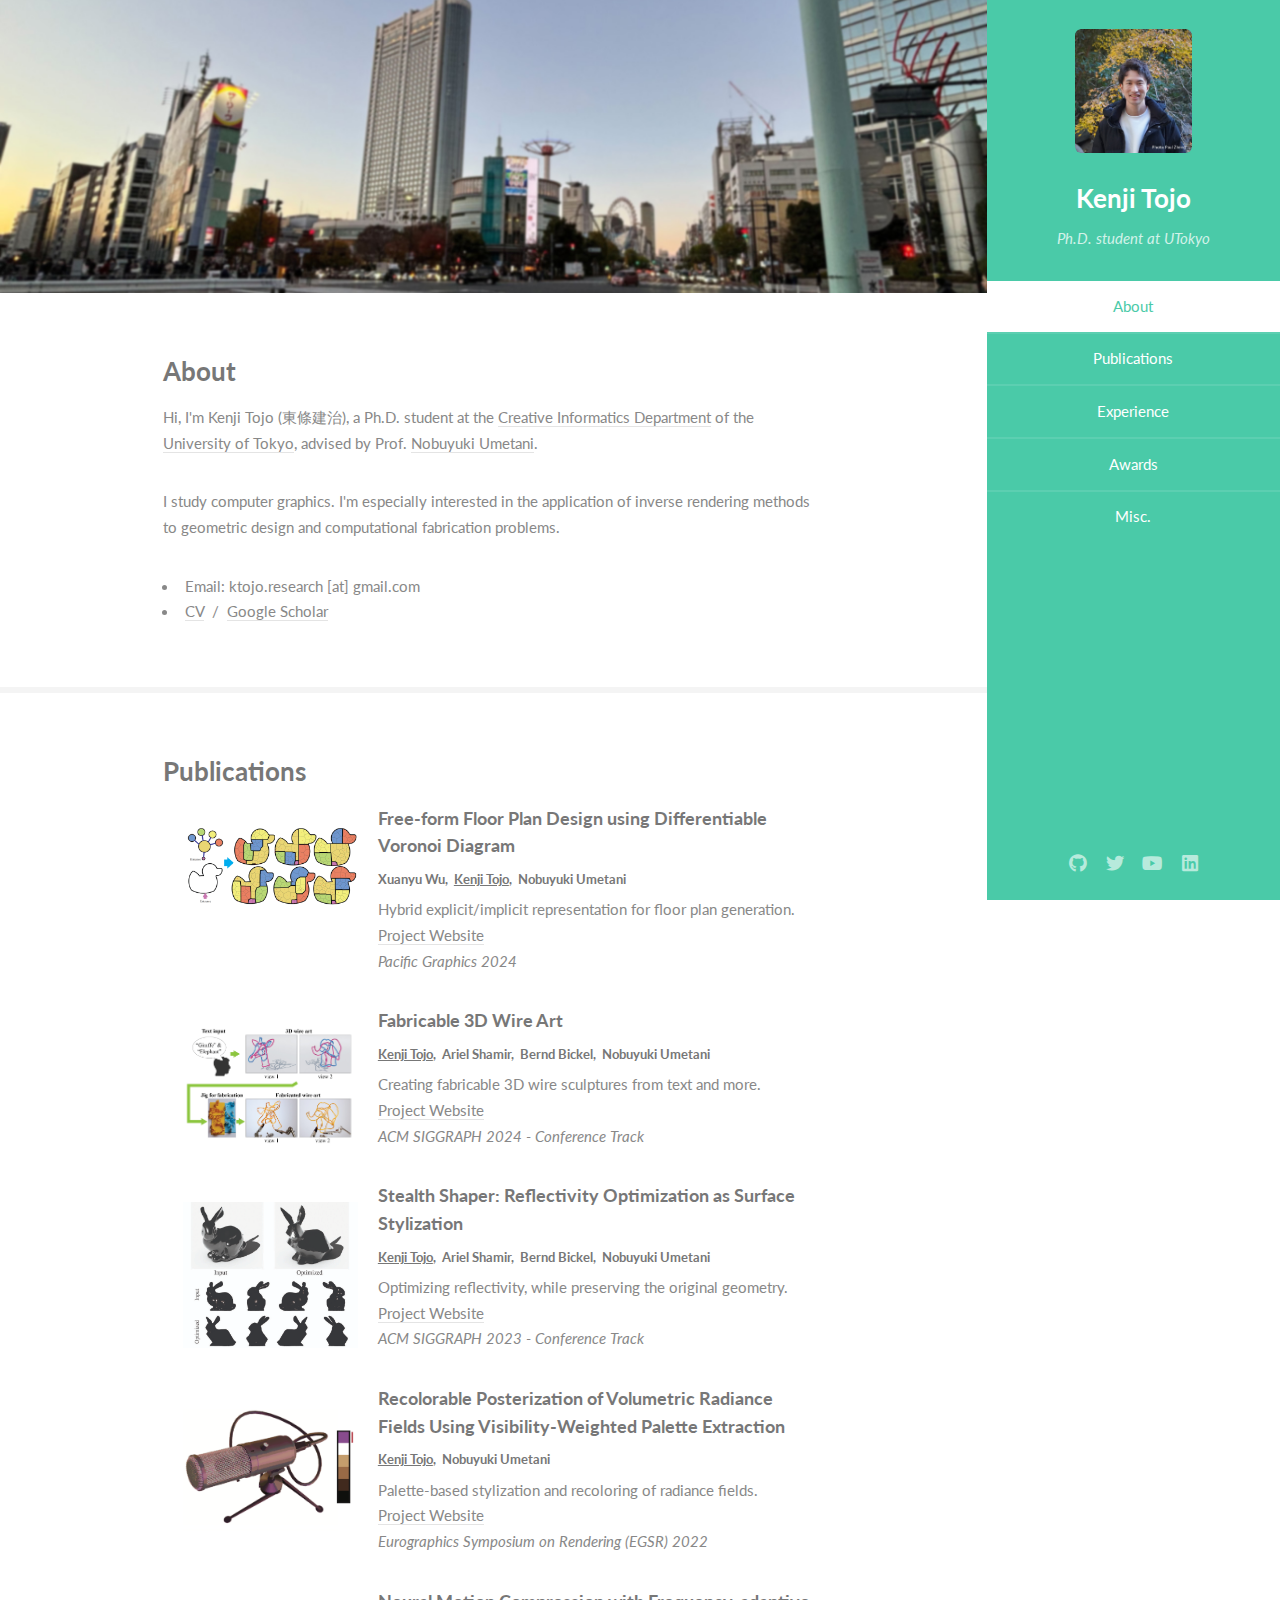
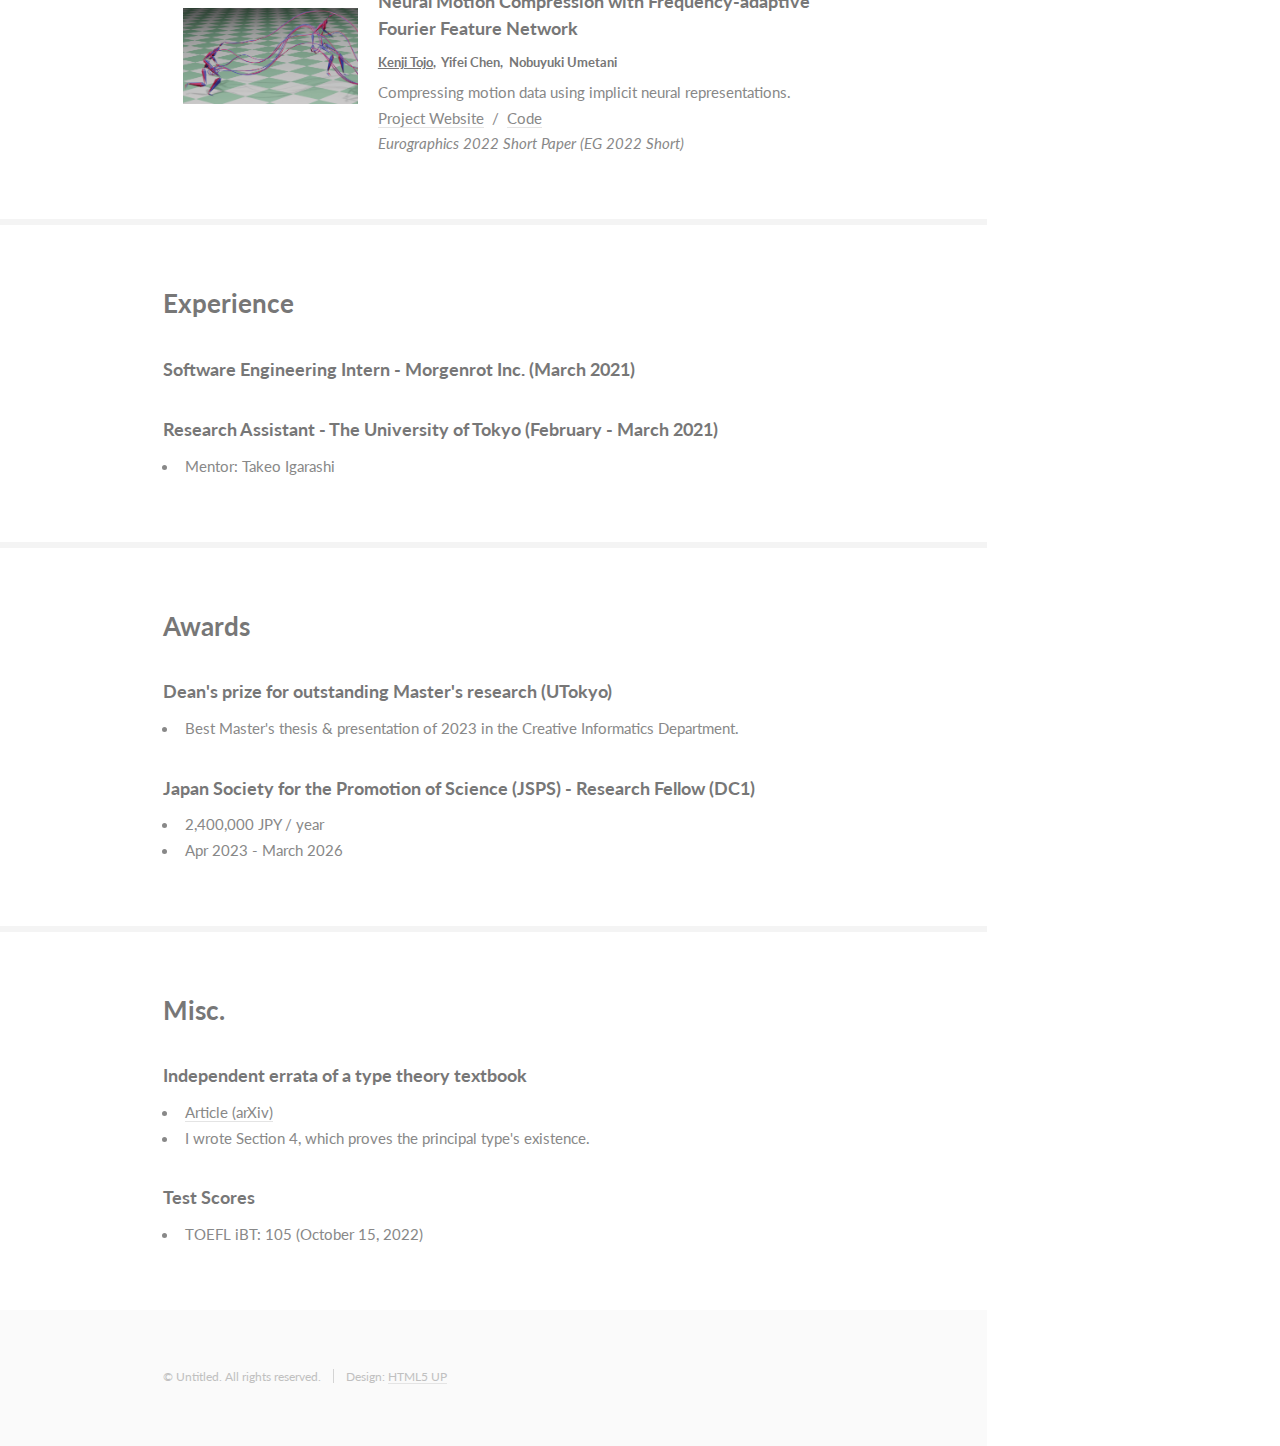
<file: index.html>
<!DOCTYPE HTML>
<!--
	Read Only by HTML5 UP
	html5up.net | @ajlkn
	Free for personal and commercial use under the CCA 3.0 license (html5up.net/license)
-->
<html lang="en">
	<head>
		<title>Kenji Tojo</title>
		<meta charset="utf-8" />
		<meta name="google-site-verification" content="qyn8E7iB4hpTMQ95b2DIG5Sh00IJIrUvFA3cLYOndxQ" />
		<meta name="viewport" content="width=device-width, initial-scale=1, user-scalable=no" />
		<meta name="keywords" content="kenji tojo, Kenji Tojo" />
		<link rel="stylesheet" href="assets/css/main.css" />
	</head>
	<body class="is-preload">

		<!-- Header -->
			<section id="header">
				<header>
					<span class="image avatar"><img src="images/avatar.jpg" alt="" /></span>
					<h1 id="logo"><a href="#">Kenji Tojo</a></h1>
					<p>Ph.D. student at UTokyo</p>
				</header>
				<nav id="nav">
					<ul>
						<li><a href="#one" class="active">About</a></li>
						<li><a href="#two">Publications</a></li>
						<li><a href="#three">Experience</a></li>
						<li><a href="#four">Awards</a></li>
						<li><a href="#five">Misc.</a></li>
					</ul>
				</nav>
				<footer>
					<ul class="icons">
						<!-- <li><a href="#" class="icon brands fa-facebook-f"><span class="label">Facebook</span></a></li>
						<li><a href="#" class="icon brands fa-instagram"><span class="label">Instagram</span></a></li> -->
						<li><a href="https://github.com/kenji-tojo" class="icon brands fa-github"><span class="label">Github</span></a></li>
						<li><a href="https://twitter.com/tojo_kenji" class="icon brands fa-twitter"><span class="label">Twitter</span></a></li>
						<li><a href="https://www.youtube.com/channel/UCkdfVARpF_Q-zJiaF85d5Ew" class="icon brands fa-youtube"><span class="label">YouTube</span></a></li>
						<li><a href="https://www.linkedin.com/in/kenji-tojo-428b8525a" class="icon brands fa-linkedin"><span class="label">YouTube</span></a></li>
					</ul>
				</footer>
			</section>

		<!-- Wrapper -->
			<div id="wrapper">

				<!-- Main -->
					<div id="main">

						<!-- One -->
							<section id="one">
								<div class="image main" data-position="center">
									<img src="images/banner.jpg" alt="" />
								</div>
								<div class="container">
                                    <h3>About</h3>
									<p>
                                        Hi, I'm Kenji Tojo (東條建治), a Ph.D. student at the <a href="https://www.i.u-tokyo.ac.jp/edu/course/ci/index_e.shtml">Creative Informatics Department</a>
                                        of the <a href="https://www.u-tokyo.ac.jp/en/index.html">University of Tokyo</a>,
                                        advised by Prof. <a href="https://cgenglab.github.io/en/authors/admin/">Nobuyuki Umetani</a>.
                                    </p>
                                    <p>
                                        I study computer graphics. I'm especially interested in the application of inverse rendering methods to geometric design and computational fabrication problems.
                                    </p>
									<ul>
									<li>Email: ktojo.research [at] gmail.com</li>
									<li><a href="./cv/KenjiTojoCV.pdf">CV</a>
                                        &nbsp;/&nbsp;
										<a href="https://scholar.google.com/citations?user=CltcNdwAAAAJ&hl=en&oi=ao">Google Scholar</a>
									</li>
									</ul>
								</div>
							</section>

						<!-- Two -->
							<section id="two">
								<div class="container">
									<h3>Publications</h3>

									<div class="portfolio">
                                        <div class="portfolio-image"><img src="images/voronoi.jpg" alt="" width="100%"/></div>
                                        <div class="portfolio-text">
                                            <h4>Free-form Floor Plan Design using Differentiable Voronoi Diagram</h4>
											<h5>Xuanyu Wu,&nbsp; <u>Kenji Tojo</u>,&nbsp; Nobuyuki Umetani</h5>

                                            <p>Hybrid explicit/implicit representation for floor plan generation.
												<br/>
                                                <a href="https://github.com/nobuyuki83/floor_plan">Project Website</a>
												<br/>
												<i>Pacific Graphics 2024</i>
                                            </p>
                                        </div>
                                    </div>

                                    <div class="portfolio">
                                        <div class="portfolio-image"><img src="images/fab3dwire.jpg" alt="" width="100%"/></div>
                                        <div class="portfolio-text">
                                            <h4>Fabricable 3D Wire Art</h4>
											<h5><u>Kenji Tojo</u>,&nbsp; Ariel Shamir,&nbsp; Bernd Bickel,&nbsp; Nobuyuki Umetani</h5>

                                            <p>Creating fabricable 3D wire sculptures from text and more.
												<br/>
                                                <a href="publications/fab3dwire/">Project Website</a>
												<br/>
												<i>ACM SIGGRAPH 2024 - Conference Track</i>
                                            </p>
                                        </div>
                                    </div>

                                    <div class="portfolio">
                                        <div class="portfolio-image"><img src="images/stealthshaper.jpg" alt="" width="100%"/></div>
                                        <div class="portfolio-text">
                                            <h4>Stealth Shaper: Reflectivity Optimization as Surface Stylization</h4>
											<h5><u>Kenji Tojo</u>,&nbsp; Ariel Shamir,&nbsp; Bernd Bickel,&nbsp; Nobuyuki Umetani</h5>

                                            <p>Optimizing reflectivity, while preserving the original geometry.
												<br/>
                                                <a href="publications/stealthshaper">Project Website</a>
												<br/>
												<i>ACM SIGGRAPH 2023 - Conference Track</i>
                                            </p>
                                        </div>
                                    </div>

                                    <div class="portfolio">
                                        <div class="portfolio-image"><img src="images/posternerf.png" alt="" width="100%"/></div>
                                        <div class="portfolio-text">
                                            <h4>Recolorable Posterization of Volumetric Radiance Fields
												Using Visibility-Weighted Palette Extraction
											</h4>
											<h5><u>Kenji Tojo</u>,&nbsp; Nobuyuki Umetani</h5>

                                            <p>Palette-based stylization and recoloring of radiance fields.
												<br/>
                                                <a href="publications/posternerf">Project Website</a>
												<br/>
												<i>Eurographics Symposium on Rendering (EGSR) 2022</i>
                                            </p>
                                        </div>
                                    </div>

                                    <div class="portfolio">
                                        <div class="portfolio-image"><img src="images/nmc.jpg" alt="" width="100%"/></div>
                                        <div class="portfolio-text">
                                            <h4>Neural Motion Compression with Frequency-adaptive Fourier Feature Network</h4>
											<h5><u>Kenji Tojo</u>,&nbsp; Yifei Chen,&nbsp; Nobuyuki Umetani</h5>

                                            <p>Compressing motion data using implicit neural representations.
												<br/>
                                                <a href="https://cgenglab.github.io/labpage/en/publication/eg22short_neuralcompression/">Project Website</a>
                                                &nbsp;/&nbsp;
                                                <a href="https://github.com/cgenglab/ffmc">Code</a>
												<br/>
												<i>Eurographics 2022 Short Paper (EG 2022 Short)</i>
                                            </p>
                                        </div>
                                    </div>
									
								</div>
							</section>

						<!-- Three -->
							<section id="three">
								<div class="container">
									<h3>Experience</h3>
                                    <p>
										<h4>Software Engineering Intern - Morgenrot Inc. (March 2021)</h4>
									</p>
                                    <p>
										<h4>Research Assistant - The University of Tokyo (February - March 2021)</h4>
										<ul>
											<li>Mentor: Takeo Igarashi</li>
										</ul>
									</p>
								</div>
							</section>

						<!-- Four -->
							<section id="four">
								<div class="container">
									<h3>Awards</h3>
									<p>
										<h4>Dean's prize for outstanding Master's research (UTokyo)</h4>
										<ul>
											<li>Best Master's thesis & presentation of 2023 in the Creative Informatics Department.</li>
										</ul>
									</p>
									<p>
										<h4>Japan Society for the Promotion of Science (JSPS) - Research Fellow (DC1)</h4>
										<ul>
											<li>2,400,000 JPY / year</li>
											<li>Apr 2023 - March 2026</li>
										</ul>
									</p>
								</div>
							</section>

						<!-- Five -->
							<section id="five">
								<div class="container">
									<h3>Misc.</h3>
									<p>
										<h4>Independent errata of a type theory textbook</h4>
										<ul>
											<li><a href="https://arxiv.org/abs/2009.03486">Article (arXiv)</a></li>
											<li>I wrote Section 4, which proves the principal type's existence.</li>
										</ul>
									</p>
									<p>
										<h4>Test Scores</h4>
										<ul>
											<li>TOEFL iBT: 105 (October 15, 2022)</li>
										</ul>
									</p>
								</div>
							</section>

					</div>

				<!-- Footer -->
					<section id="footer">
						<div class="container">
							<ul class="copyright">
								<li>&copy; Untitled. All rights reserved.</li><li>Design: <a href="http://html5up.net">HTML5 UP</a></li>
							</ul>
						</div>
					</section>

			</div>

		<!-- Scripts -->
			<script src="assets/js/jquery.min.js"></script>
			<script src="assets/js/jquery.scrollex.min.js"></script>
			<script src="assets/js/jquery.scrolly.min.js"></script>
			<script src="assets/js/browser.min.js"></script>
			<script src="assets/js/breakpoints.min.js"></script>
			<script src="assets/js/util.js"></script>
			<script src="assets/js/main.js"></script>

	</body>
</html>
</file>
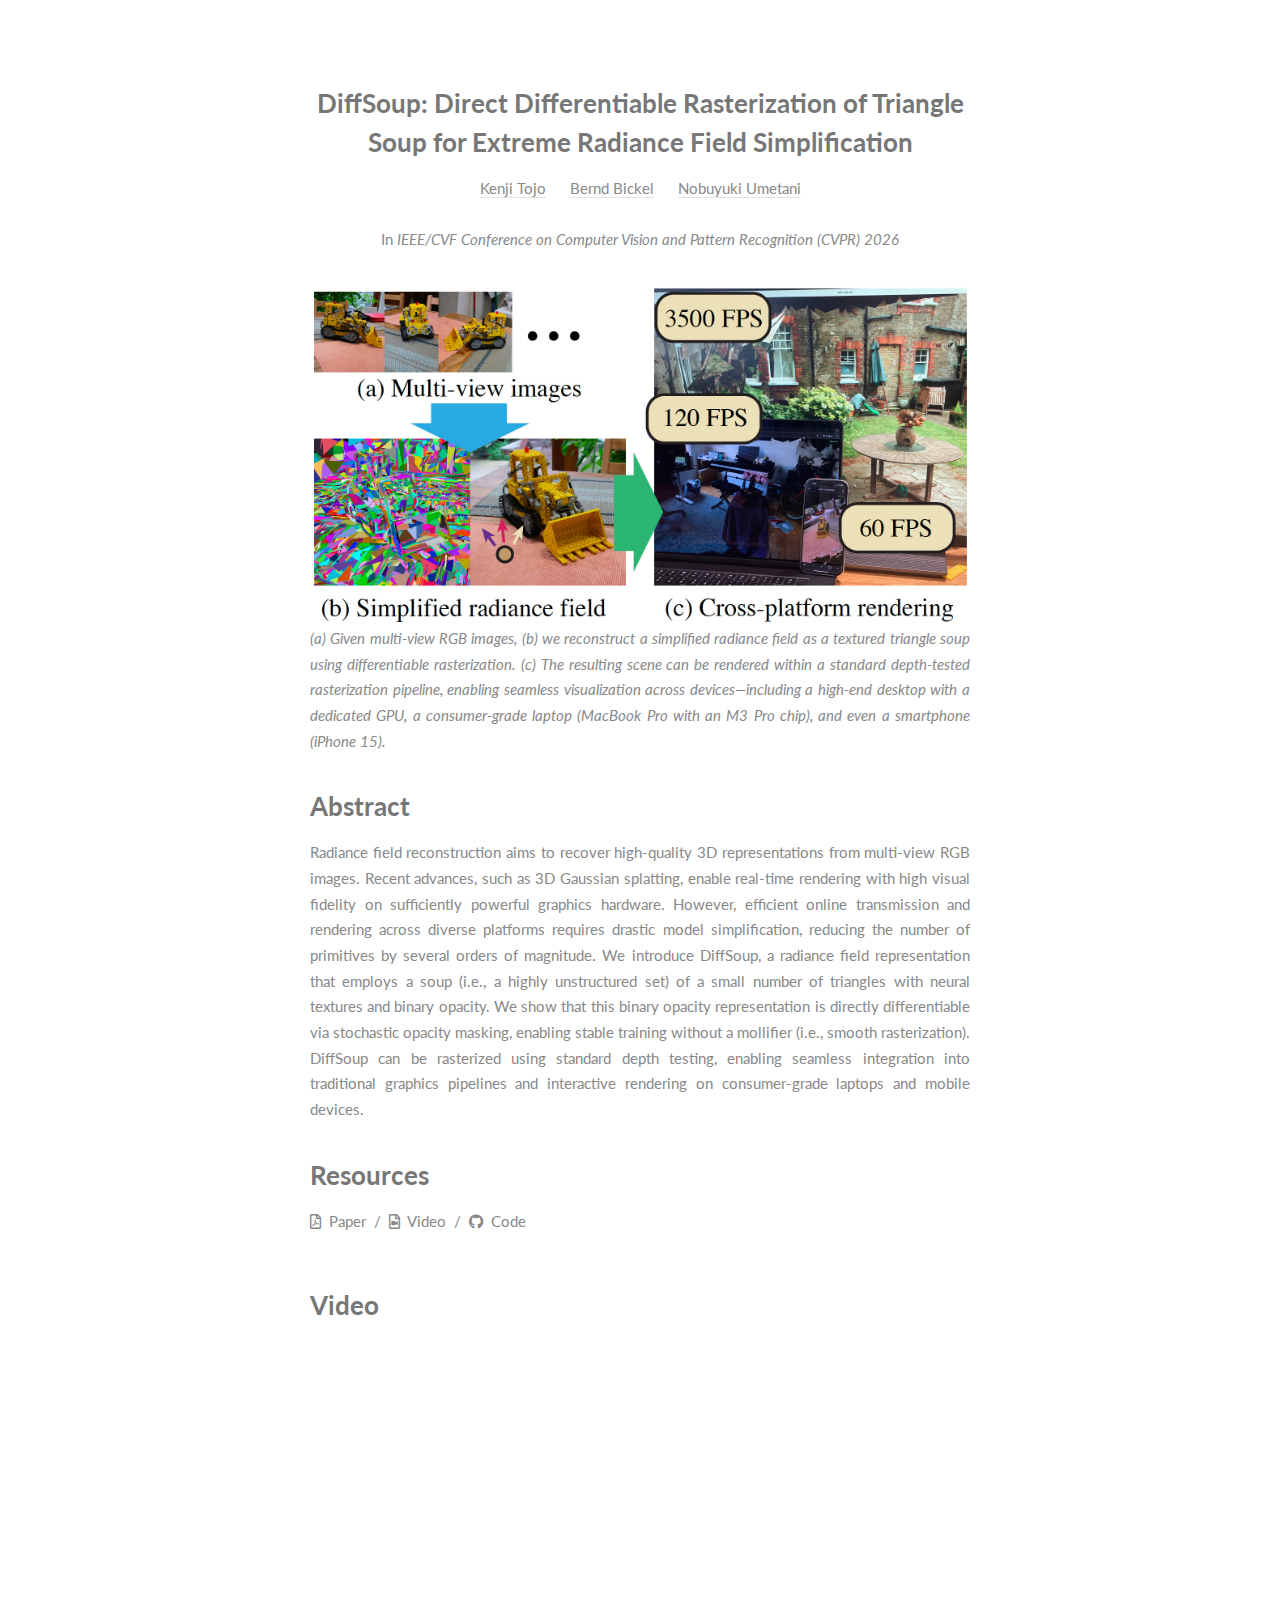
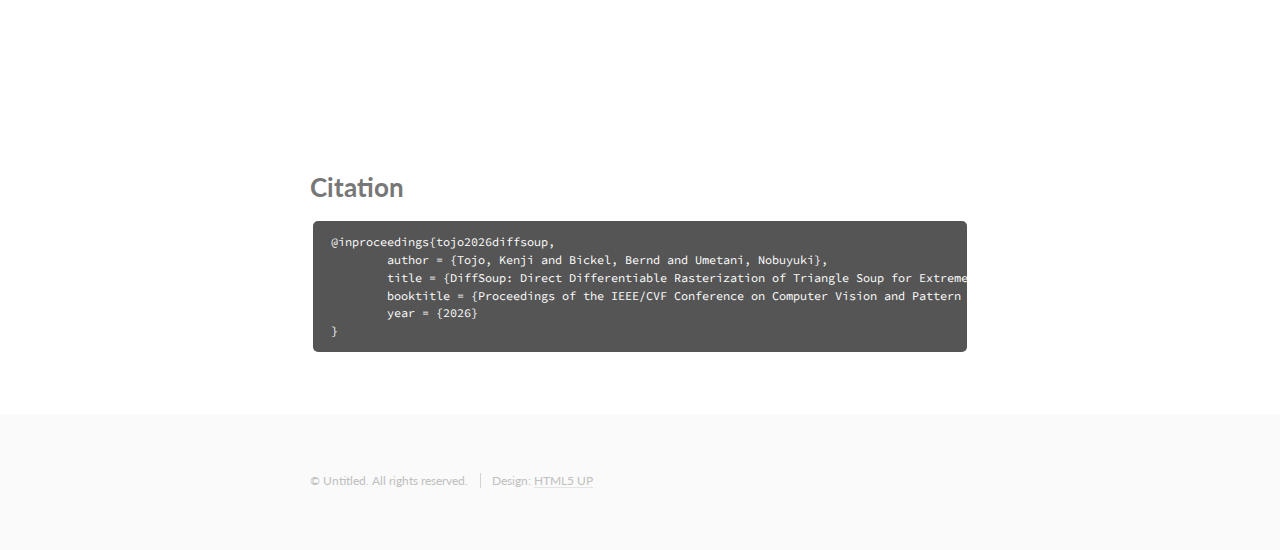
<file: publications/diffsoup/index.html>
<!DOCTYPE HTML PUBLIC "-//W3C//DTD HTML 4.01 Transitional//EN">
<!--
	Read Only by HTML5 UP
	html5up.net | @ajlkn
	Free for personal and commercial use under the CCA 3.0 license (html5up.net/license)
-->
<div id="logo" style="opacity: 0;">DiffSoup</div>
<html>
	<head>
		<title>DiffSoup</title>
		<meta charset="utf-8" />
		<meta name="viewport" content="width=device-width, initial-scale=1, user-scalable=no" />
		<meta name="keywords" content="radiance field, triangle soup, differentiable rasterization, real-time rendering" />
		<link rel="stylesheet" href="../../assets/css/main.css" />
	</head>
	<body class="is-preload">

		<!-- Wrapper -->
			<div class="project-page">

				<!-- Main -->
					<div id="main">

						<!-- One -->
							<section id="paper-content">
								<div class="container" >
                                    <div class="title-and-authors">
                                        <h3>DiffSoup: Direct Differentiable Rasterization of Triangle Soup for Extreme Radiance Field Simplification</h3>
                                        <p>
                                            <a href="../../">Kenji Tojo</a>
                                            &nbsp;&nbsp;&nbsp;&nbsp;
                                            <a href="https://berndbickel.com/about-me">Bernd Bickel</a>
                                            &nbsp;&nbsp;&nbsp;&nbsp;
                                            <a href="https://cgenglab.github.io/en/authors/admin/">Nobuyuki Umetani</a>
											<br/><br/>
											In <i>IEEE/CVF Conference on Computer Vision and Pattern Recognition (CVPR) 2026</i>
                                        </p>
                                    </div>
                                    <div data-position="center">
                                        <img src="teaser.jpg" alt="" width="100%" />
                                    </div>

									<div style="text-align:justify">
                                    <p>
									<i>
										(a) Given multi-view RGB images, (b) we reconstruct a simplified radiance field as a textured triangle soup using differentiable rasterization.
										(c) The resulting scene can be rendered within a standard depth-tested rasterization pipeline, enabling seamless visualization across devices&mdash;including a high-end desktop with a dedicated GPU, a consumer-grade laptop (MacBook Pro with an M3 Pro chip), and even a smartphone (iPhone 15).
									</i>
									</p>
									</div>

                                    <h3>Abstract</h3>
									<div style="text-align:justify">
									<p>
										Radiance field reconstruction aims to recover high-quality 3D representations from multi-view RGB images.
										Recent advances, such as 3D Gaussian splatting, enable real-time rendering with high visual fidelity on sufficiently powerful graphics hardware.
										However, efficient online transmission and rendering across diverse platforms requires drastic model simplification, reducing the number of primitives by several orders of magnitude.
										We introduce DiffSoup, a radiance field representation that employs a soup (i.e., a highly unstructured set) of a small number of triangles with neural textures and binary opacity.
										We show that this binary opacity representation is directly differentiable via stochastic opacity masking, enabling stable training without a mollifier (i.e., smooth rasterization).
										DiffSoup can be rasterized using standard depth testing, enabling seamless integration into traditional graphics pipelines and interactive rendering on consumer-grade laptops and mobile devices.
                                    </p>
									</div>

                                    <h3>Resources</h3>
									<a href="https://arxiv.org/abs/2603.27151" class="icon fa-file-pdf"> &nbsp;Paper</a>
									&nbsp;/&nbsp;
									<a href="https://drive.google.com/file/d/1AszAuCFS0FS9ZRJgYd2E5os4jsm_lgg6/view?usp=sharing" class="icon fa-file-video"> &nbsp;Video</a>
									&nbsp;/&nbsp;
									<a href="https://github.com/kenji-tojo/diffsoup" class="icon brands fa-github"> &nbsp;Code</a>
									<br>

									<br>
									<br>

                                    <h3>Video</h3>
									<div style="aspect-ratio:16/9">
									<iframe width="100%" height="100%" src="https://www.youtube.com/embed/xoogpie7Nxs?si=svP-YLtClP_4DzQA" title="YouTube video player" frameborder="0" allow="accelerometer; autoplay; clipboard-write; encrypted-media; gyroscope; picture-in-picture; web-share" referrerpolicy="strict-origin-when-cross-origin" allowfullscreen></iframe>
									</div>
									<br>

									<p>
									<h3>Citation</h3>
									<pre><code>@inproceedings{tojo2026diffsoup,
	author = {Tojo, Kenji and Bickel, Bernd and Umetani, Nobuyuki},
	title = {DiffSoup: Direct Differentiable Rasterization of Triangle Soup for Extreme Radiance Field Simplification},
	booktitle = {Proceedings of the IEEE/CVF Conference on Computer Vision and Pattern Recognition (CVPR)},
	year = {2026}
}
</code></pre>
									</p>

								</div>
							</section>

					</div>

				<!-- Footer -->
					<section id="footer">
						<div class="container">
							<ul class="copyright">
								<li>&copy; Untitled. All rights reserved.</li><li>Design: <a href="http://html5up.net">HTML5 UP</a></li>
							</ul>
						</div>
					</section>

			</div>

		<!-- Scripts -->
			<script src="../../assets/js/jquery.min.js"></script>
			<script src="../../assets/js/jquery.scrollex.min.js"></script>
			<script src="../../assets/js/jquery.scrolly.min.js"></script>
			<script src="../../assets/js/browser.min.js"></script>
			<script src="../../assets/js/breakpoints.min.js"></script>
			<script src="../../assets/js/util.js"></script>
			<script src="../../assets/js/main.js"></script>

	</body>
</html>
</file>
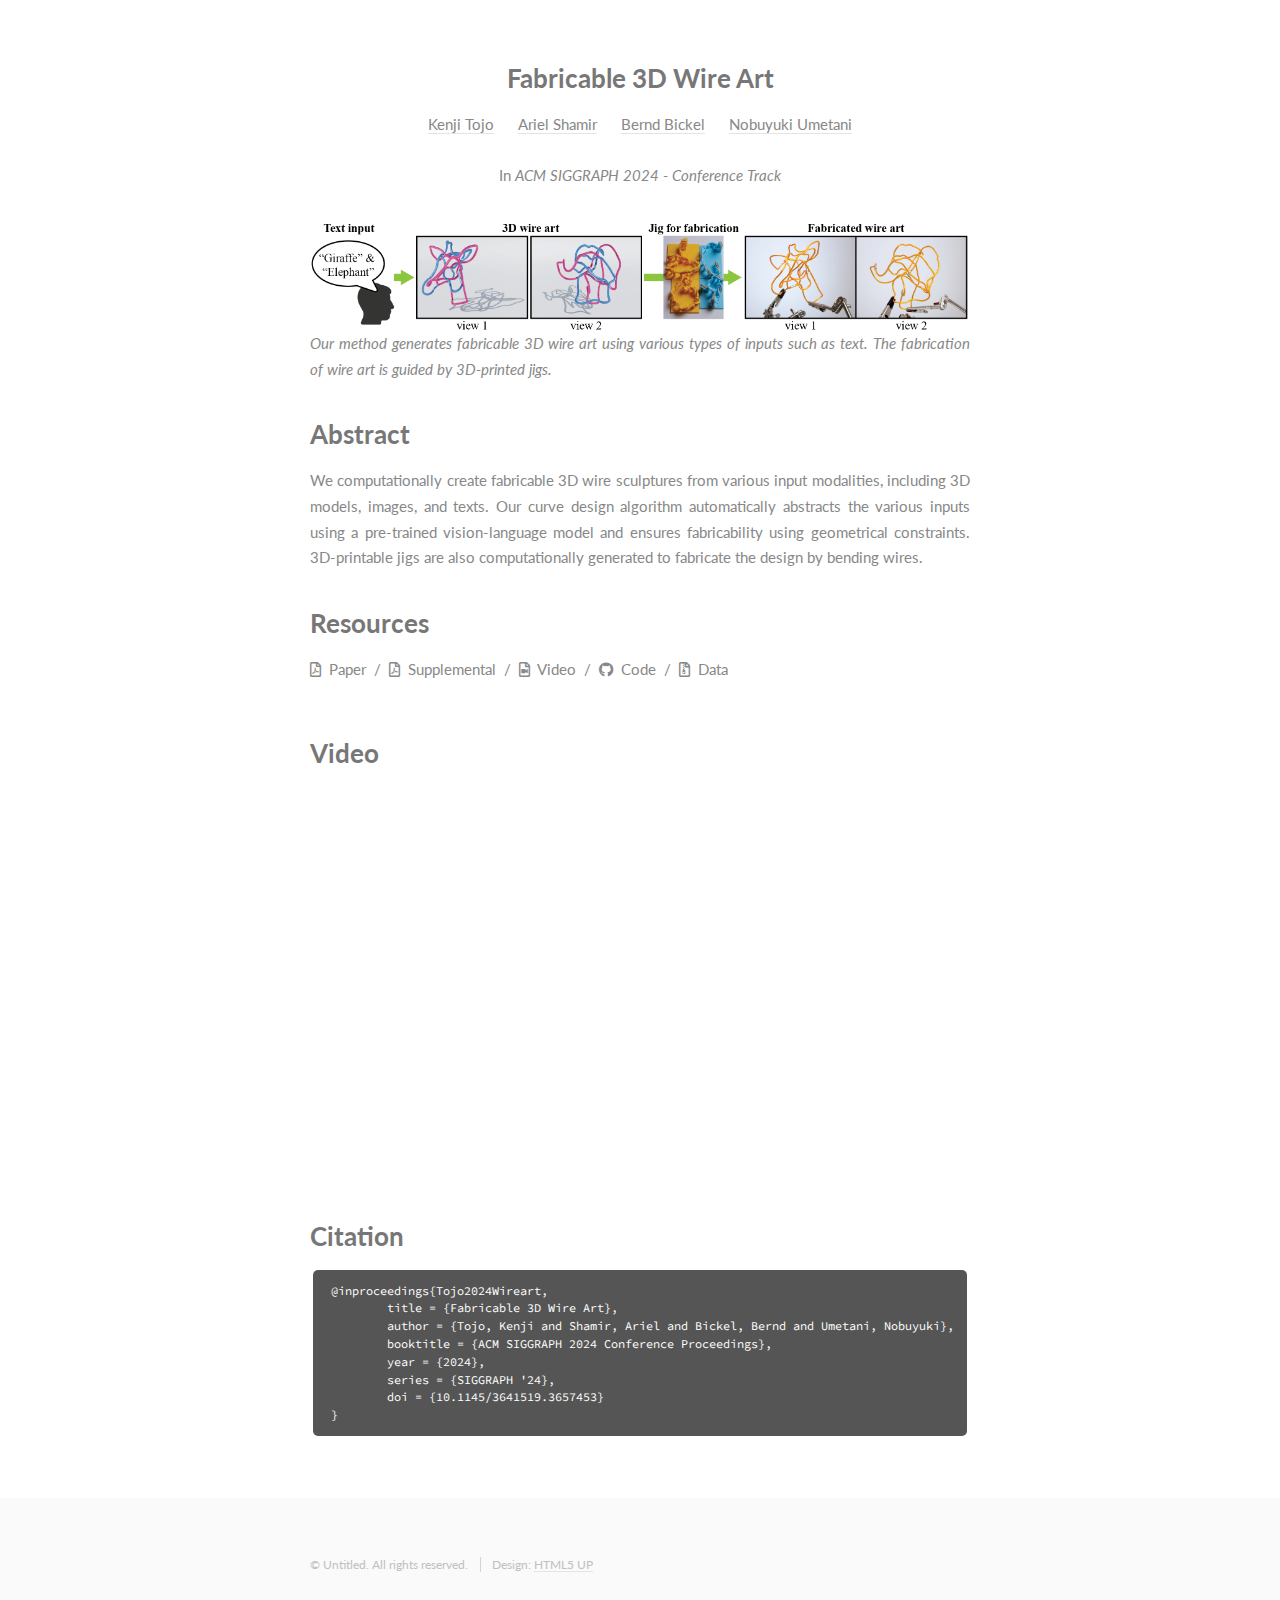
<file: publications/fab3dwire/index.html>
<!DOCTYPE HTML PUBLIC "-//W3C//DTD HTML 4.01 Transitional//EN">
<!--
	Read Only by HTML5 UP
	html5up.net | @ajlkn
	Free for personal and commercial use under the CCA 3.0 license (html5up.net/license)
-->
<html>
	<head>
		<title>Fab3DWire</title>
		<meta charset="utf-8" />
		<meta name="viewport" content="width=device-width, initial-scale=1, user-scalable=no" />
		<meta name="keywords" content="fabrication, wire art, curve modeling, differentiable rendering" />
		<link rel="stylesheet" href="../../assets/css/main.css" />
	</head>
	<body class="is-preload">

		<!-- Wrapper -->
			<div class="project-page">

				<!-- Main -->
					<div id="main">

						<!-- One -->
							<section id="paper-content">
								<div class="container" >
                                    <div class="title-and-authors">
                                        <h3>Fabricable 3D Wire Art</h3>
                                        <p>
                                            <a href="../../">Kenji Tojo</a>
                                            &nbsp;&nbsp;&nbsp;&nbsp;
                                            <a href="https://faculty.runi.ac.il/arik/site/index.asp">Ariel Shamir</a>
                                            &nbsp;&nbsp;&nbsp;&nbsp;
                                            <a href="http://berndbickel.com/about-me">Bernd Bickel</a>
                                            &nbsp;&nbsp;&nbsp;&nbsp;
                                            <a href="https://cgenglab.github.io/en/authors/admin/">Nobuyuki Umetani</a>
											<br/><br/>
											In <i>ACM SIGGRAPH 2024 - Conference Track</i>
                                        </p>
                                    </div>
                                    <!-- <div class="image main" data-position="center"> -->
                                    <div data-position="center">
                                        <img src="teaser.png" alt="" width="100%" />
                                    </div>

									<div style="text-align:justify">
                                    <p>
									<i>Our method generates fabricable 3D wire art using various types of inputs such as text. The fabrication of wire art is guided by 3D-printed jigs.</i>
									</p>
									</div>

                                    <h3>Abstract</h3>
									<div style="text-align:justify">
									<!-- <p style="font-size: 85%"> -->
									<p>
										We computationally create fabricable 3D wire sculptures from various input modalities, including 3D models, images, and texts. Our curve design algorithm automatically abstracts the various inputs using a pre-trained vision-language model and ensures fabricability using geometrical constraints. 3D-printable jigs are also computationally generated to fabricate the design by bending wires.
                                    </p>
									</div>

                                    <h3>Resources</h3>
									<a href="https://www.dropbox.com/scl/fi/pvvjthg9uir0sg16rvq2n/wireart_sig24.pdf?rlkey=ynzvq9t7ro9btbw8ejwfzjgzy&dl=0" class="icon fa-file-pdf"> &nbsp;Paper</a>
									&nbsp;/&nbsp;
									<!-- <a href="https://dl.acm.org/doi/10.1145/3588432.3591542" class="icon fa-file-pdf"> &nbsp;Publisher version</a>
									&nbsp;/&nbsp; -->
									<a href="https://www.dropbox.com/scl/fi/xll1562g0y7ez212xwowx/wireart_supplemental.pdf?rlkey=qs4g4o2gfn8m2xvoq7ebl4i9k&dl=0" class="icon fa-file-pdf"> &nbsp;Supplemental</a>
									&nbsp;/&nbsp;
									<a href="https://www.dropbox.com/scl/fi/uuotbmcaw7lmhywrso9k2/wireart_video.mp4?rlkey=t5gyhvhqysat8hjmzkb7zmhwu&dl=0" class="icon fa-file-video"> &nbsp;Video</a>
									&nbsp;/&nbsp;
									<!-- <a href="https://www.youtube.com/watch?v=ocBPmfroKK4" class="icon brands fa-youtube"> &nbsp;Presentation</a>
									&nbsp;/&nbsp; -->
									<a href="https://github.com/kenji-tojo/fab3dwire" class="icon brands fa-github"> &nbsp;Code</a>
									&nbsp;/&nbsp;
									<a href="https://www.dropbox.com/scl/fi/8dt2qvak27wb9qdp3hk3u/WireArtData.zip?rlkey=fnodbzuy7h3vqkmplw8b4texm&dl=0" class="icon fa-file-archive"> &nbsp;Data</a>
									<!-- &nbsp;/&nbsp;
									<a href="./" class="icon fa-file-powerpoint"> &nbsp;Slides</a> -->
									<!-- &nbsp;/&nbsp;
									<a href="./" class="icon brands fa-youtube"> &nbsp;Presentation</a> -->
									<br>

                                    <!-- <h3>Presentation Video</h3>
									<div style="aspect-ratio:16/9">
									<iframe width="100%" height="100%" src="https://www.youtube.com/embed/ocBPmfroKK4" title="[SIGGRAPH &#39;23] Presentation - Stealth Shaper: Reflectivity Optimization as Surface Stylization" frameborder="0" allow="accelerometer; autoplay; clipboard-write; encrypted-media; gyroscope; picture-in-picture; web-share" allowfullscreen></iframe>
									</div>
									<br>
									<br> -->

									<br>
									<br>

                                    <h3>Video</h3>
									<div style="aspect-ratio:16/9">
									<iframe width="100%" height="100%" src="https://www.youtube.com/embed/cTXkMKcjKpM?si=dbvsXwb7QIenALng" title="YouTube video player" frameborder="0" allow="accelerometer; autoplay; clipboard-write; encrypted-media; gyroscope; picture-in-picture; web-share" referrerpolicy="strict-origin-when-cross-origin" allowfullscreen></iframe>
									</div>
									<br>

									<p>
									<h3>Citation</h3>
									<pre><code>@inproceedings{Tojo2024Wireart,
	title = {Fabricable 3D Wire Art},
	author = {Tojo, Kenji and Shamir, Ariel and Bickel, Bernd and Umetani, Nobuyuki},
	booktitle = {ACM SIGGRAPH 2024 Conference Proceedings},
	year = {2024},
	series = {SIGGRAPH '24},
	doi = {10.1145/3641519.3657453}
}
</code></pre>
									</p>

								</div>
							</section>

					</div>

				<!-- Footer -->
					<section id="footer">
						<div class="container">
							<ul class="copyright">
								<li>&copy; Untitled. All rights reserved.</li><li>Design: <a href="http://html5up.net">HTML5 UP</a></li>
							</ul>
						</div>
					</section>

			</div>

		<!-- Scripts -->
			<script src="../../assets/js/jquery.min.js"></script>
			<script src="../../assets/js/jquery.scrollex.min.js"></script>
			<script src="../../assets/js/jquery.scrolly.min.js"></script>
			<script src="../../assets/js/browser.min.js"></script>
			<script src="../../assets/js/breakpoints.min.js"></script>
			<script src="../../assets/js/util.js"></script>
			<script src="../../assets/js/main.js"></script>

	</body>
</html>
</file>
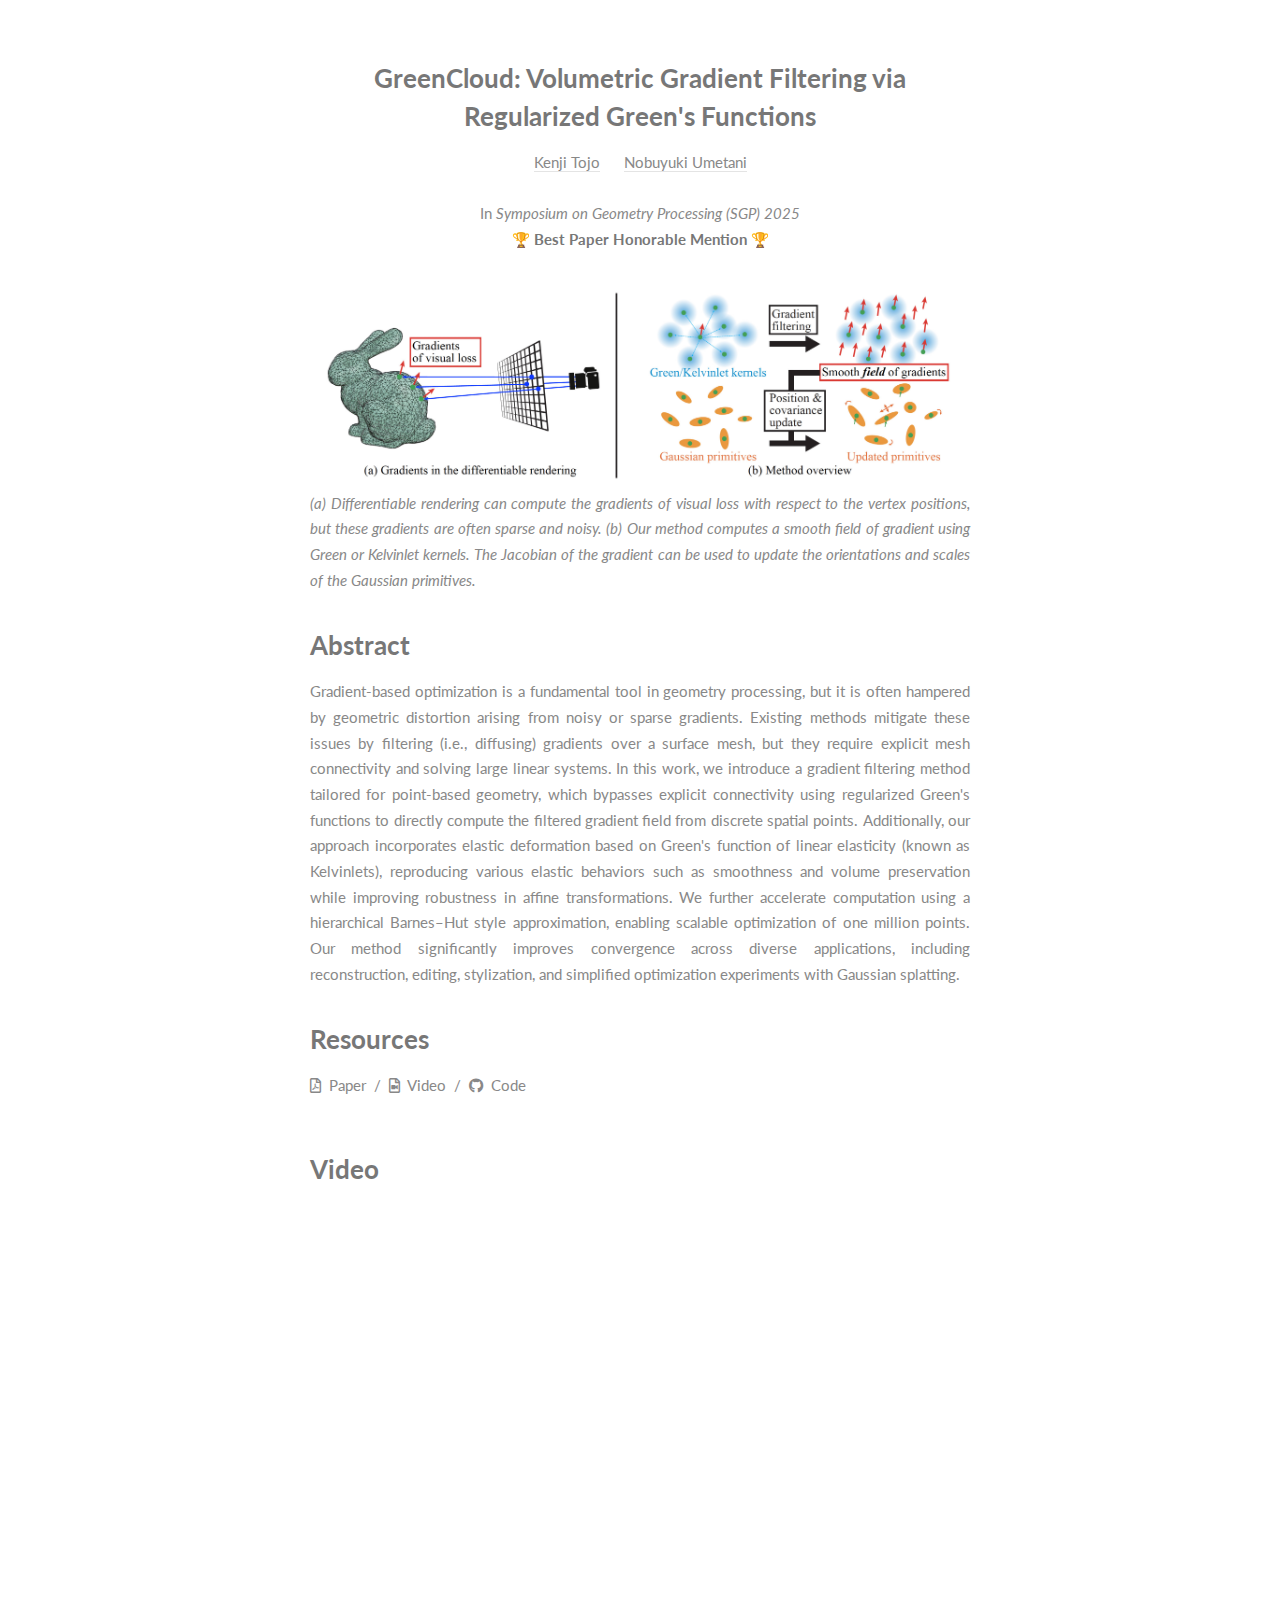
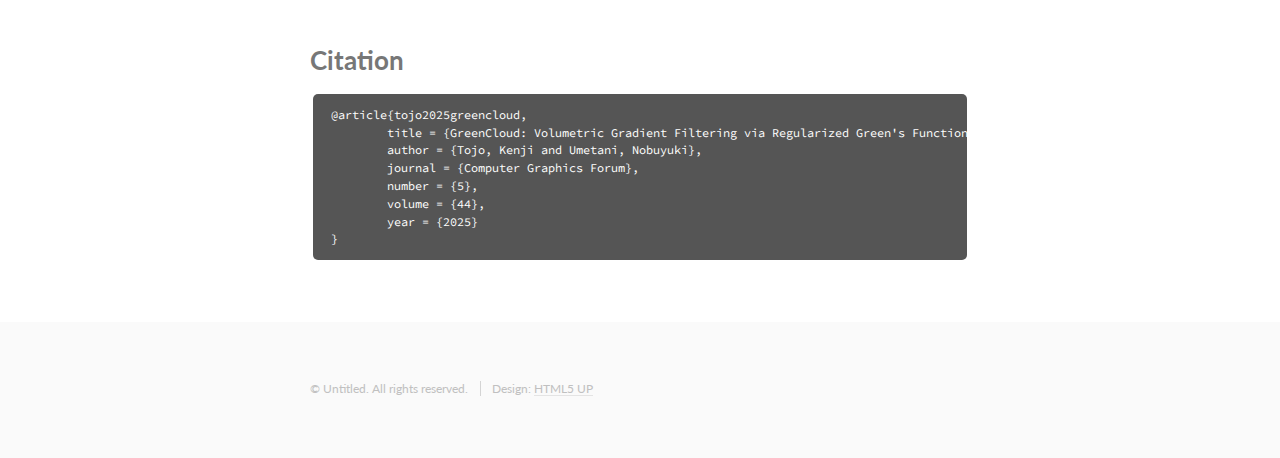
<file: publications/greencloud/index.html>
<!DOCTYPE HTML>
<!--
	Read Only by HTML5 UP
	html5up.net | @ajlkn
	Free for personal and commercial use under the CCA 3.0 license (html5up.net/license)
-->
<html lang="en">
	<head>
		<title>GreenCloud</title>
		<meta charset="utf-8" />
		<meta name="viewport" content="width=device-width, initial-scale=1, user-scalable=no" />
		<meta name="keywords" content="gradient filtering, Gaussian splatting, Green's functions, geometry processing" />
		<link rel="stylesheet" href="../../assets/css/main.css" />
	</head>
	<body>

		<!-- Wrapper -->
			<div class="project-page">

				<!-- Main -->
					<div id="main">

						<!-- One -->
							<section id="paper-content">
								<div class="container" >
                                    <div class="title-and-authors">
                                        <h3>GreenCloud: Volumetric Gradient Filtering via Regularized Green's Functions</h3>
                                        <p>
                                            <a href="../../">Kenji Tojo</a>
                                            &nbsp;&nbsp;&nbsp;&nbsp;
                                            <a href="https://cgenglab.github.io/en/authors/admin/">Nobuyuki Umetani</a>
											<br/><br/>
											In <i>Symposium on Geometry Processing (SGP) 2025</i>
											<br/>
											<b>🏆 Best Paper Honorable Mention 🏆</b>
                                        </p>
                                    </div>
                                    <div data-position="center">
                                        <img src="teaser.jpg" alt="" width="100%" />
                                    </div>

									<div style="text-align:justify">
                                    <p>
									<i>
										(a) Differentiable rendering can compute the gradients of visual loss with respect to the vertex positions, but these gradients are
										often sparse and noisy. (b) Our method computes a smooth
										field of gradient using Green or Kelvinlet kernels. The Jacobian of the gradient can be used to update the orientations and scales of the
										Gaussian primitives.
									</i>
									</p>
									</div>

                                    <h3>Abstract</h3>
									<div style="text-align:justify">
									<p>
										Gradient-based optimization is a fundamental tool in geometry processing, but it is often hampered by geometric distortion
										arising from noisy or sparse gradients. Existing methods mitigate these issues by filtering (i.e., diffusing) gradients over a surface
										mesh, but they require explicit mesh connectivity and solving large linear systems.
										In this work, we introduce a gradient filtering method tailored for point-based geometry, which bypasses
										explicit connectivity using regularized Green's functions to directly compute the filtered gradient field from discrete spatial
										points. Additionally, our approach incorporates elastic deformation based on Green's function of linear elasticity (known
										as Kelvinlets), reproducing various elastic behaviors such as smoothness and volume preservation while improving robustness
										in affine transformations. We further accelerate computation using a hierarchical Barnes–Hut style approximation, enabling
										scalable optimization of one million points. Our method significantly improves convergence across diverse applications,
										including reconstruction, editing, stylization, and simplified optimization experiments with Gaussian splatting.
                                    </p>
									</div>

                                    <h3>Resources</h3>
									<a href="https://drive.google.com/file/d/142FXqObKKdvV68Iq9rnCfP14v8NN_r4z/view?usp=sharing" class="icon fa-file-pdf"> &nbsp;Paper</a>
									&nbsp;/&nbsp;
									<a href="https://drive.google.com/file/d/1haZjEVO0cJYRjKxN9m49Ksk31Voedinu/view?usp=sharing" class="icon fa-file-video"> &nbsp;Video</a>
									&nbsp;/&nbsp;
									<a href="https://github.com/kenji-tojo/greencloud-paper" class="icon brands fa-github"> &nbsp;Code</a>
									<br>

									<br>
									<br>

                                    <h3>Video</h3>
									<div style="aspect-ratio:16/9">
									<iframe width="100%" height="100%" src="https://www.youtube.com/embed/tWleDJpwU1c?si=OO2BO5EuqHvQIl5O" title="YouTube video player" frameborder="0" allow="accelerometer; autoplay; clipboard-write; encrypted-media; gyroscope; picture-in-picture; web-share" referrerpolicy="strict-origin-when-cross-origin" allowfullscreen></iframe>
									</div>
									<br>

									<p>
									<h3>Citation</h3>
									<pre><code>@article{tojo2025greencloud,
	title = {GreenCloud: Volumetric Gradient Filtering via Regularized Green's Functions},
	author = {Tojo, Kenji and Umetani, Nobuyuki},
	journal = {Computer Graphics Forum},
	number = {5},
	volume = {44},
	year = {2025}
}
</code></pre>
									</p>

								</div>
							</section>

					</div>

				<!-- Footer -->
					<section id="footer">
						<div class="container">
							<ul class="copyright">
								<li>&copy; Untitled. All rights reserved.</li><li>Design: <a href="http://html5up.net">HTML5 UP</a></li>
							</ul>
						</div>
					</section>

			</div>

	</body>
</html>
</file>
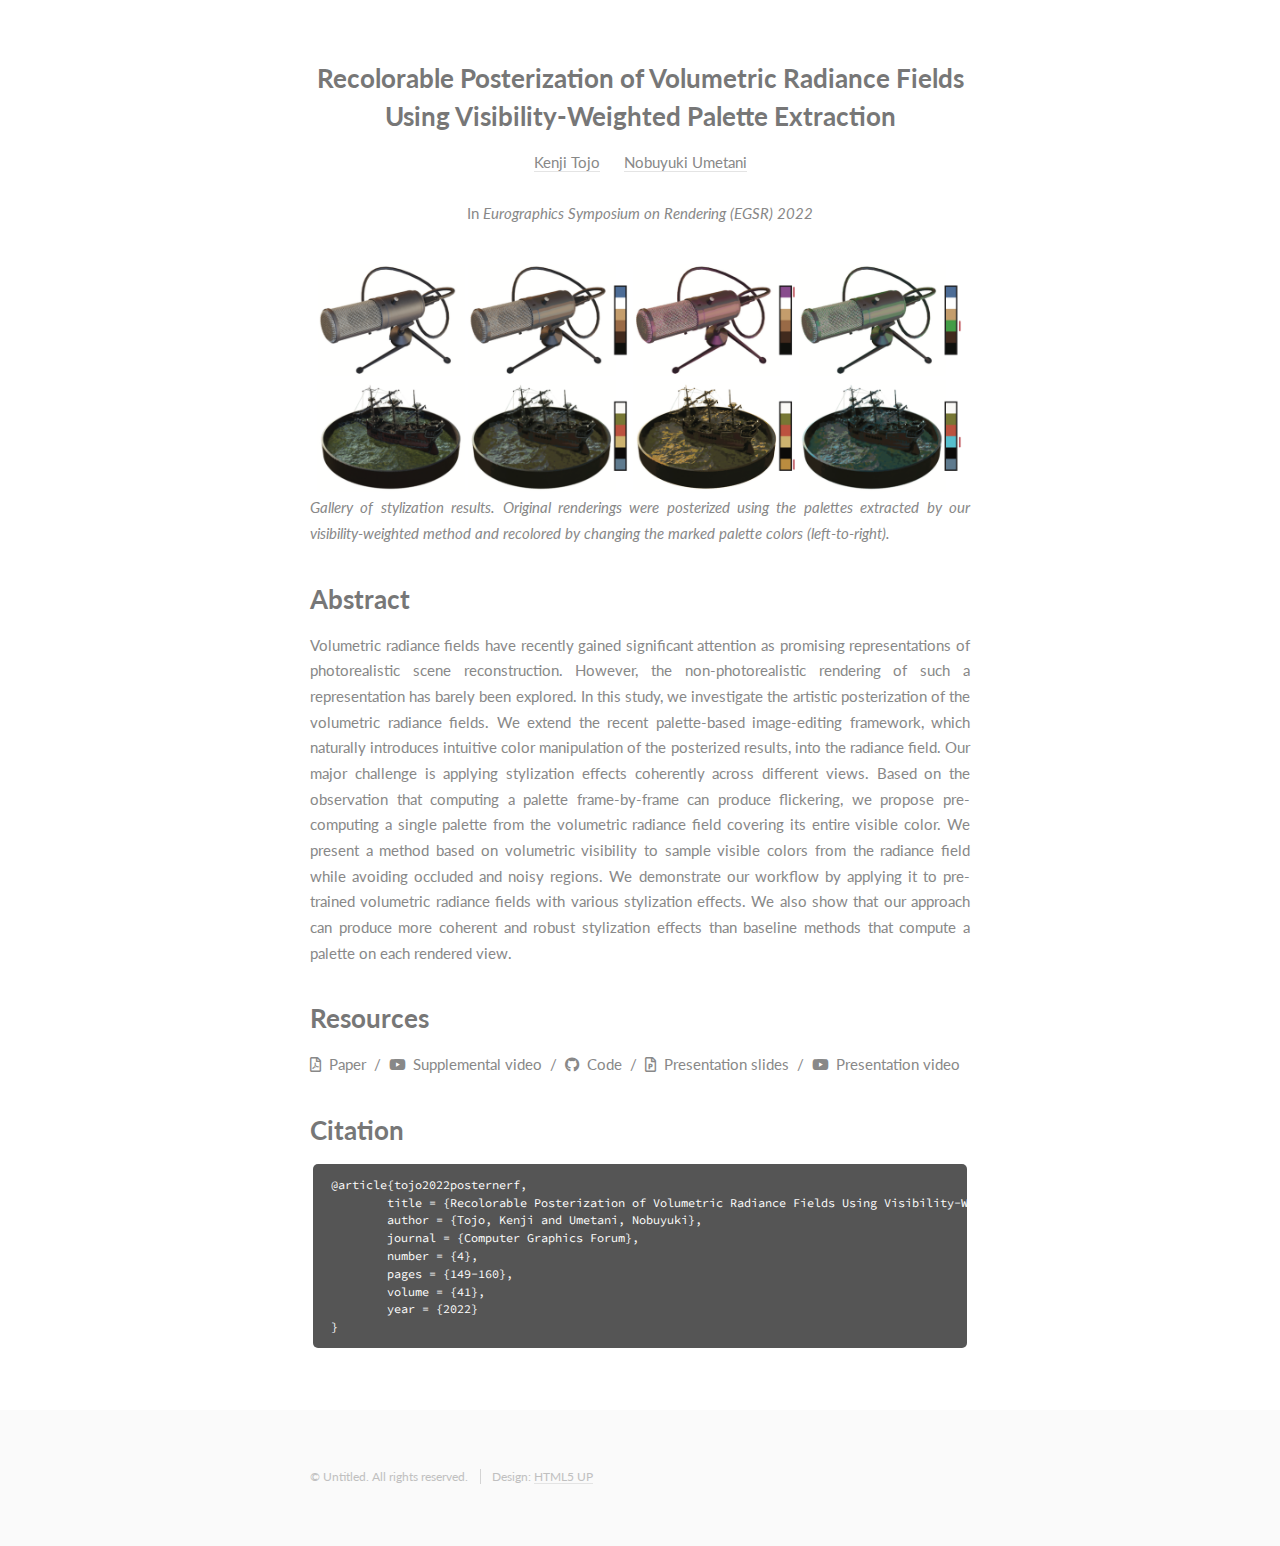
<file: publications/posternerf/index.html>
<!DOCTYPE HTML PUBLIC "-//W3C//DTD HTML 4.01 Transitional//EN">
<!--
	Read Only by HTML5 UP
	html5up.net | @ajlkn
	Free for personal and commercial use under the CCA 3.0 license (html5up.net/license)
-->
<html>
	<head>
		<title>PosterNeRF</title>
		<meta charset="utf-8" />
		<meta name="viewport" content="width=device-width, initial-scale=1, user-scalable=no" />
		<meta name="keywords" content="palette, convex hull, posterization, nerf" />
		<link rel="stylesheet" href="../../assets/css/main.css" />
	</head>
	<body class="is-preload">

		<!-- Wrapper -->
			<div class="project-page">

				<!-- Main -->
					<div id="main">

						<!-- One -->
							<section id="paper-content">
								<div class="container" >
                                    <div class="title-and-authors">
                                        <h3>Recolorable Posterization of Volumetric Radiance Fields<br/>
                                            Using Visibility-Weighted Palette Extraction
                                        </h3>
                                        <p>
                                            <a href="../../">Kenji Tojo</a>
                                            &nbsp;&nbsp;&nbsp;&nbsp;
                                            <a href="https://cgenglab.github.io/en/authors/admin/">Nobuyuki Umetani</a>
											<br/><br/>
											In <i>Eurographics Symposium on Rendering (EGSR) 2022</i>
                                        </p>
                                    </div>
                                    <!-- <div class="image main" data-position="center"> -->
                                    <div data-position="center">
                                        <img src="teaser.png" alt="" width="100%" />
                                    </div>
									<div style="text-align:justify">
                                    <p>
										<i>
										Gallery of stylization results.
										Original renderings were posterized using the palettes extracted
										by our visibility-weighted method and recolored by changing the marked palette colors (left-to-right).
										</i>
									</p>
									</div>
                                    <h3>Abstract</h3>
									<div style="text-align:justify">
									<p>
                                        Volumetric radiance fields have recently gained significant attention as promising representations of photorealistic scene reconstruction.
                                        However, the non-photorealistic rendering of such a representation has barely been explored.
                                        In this study, we investigate the artistic posterization of the volumetric radiance fields.
                                        We extend the recent palette-based image-editing framework,  which naturally introduces intuitive color manipulation of the posterized results, into the radiance field.
                                        Our major challenge is applying stylization effects coherently across different views.
                                        Based on the observation that computing a palette frame-by-frame can produce flickering, we propose pre-computing a single palette from the volumetric radiance field covering its entire visible color.
                                        We present a method based on volumetric visibility to sample visible colors from the radiance field while avoiding occluded and noisy regions.
                                        We demonstrate our workflow by applying it to pre-trained volumetric radiance fields with various stylization effects.
                                        We also show that our approach can produce more coherent and robust stylization effects than baseline methods that compute a palette on each rendered view.
                                    </p>
									</div>
                                    <h3>Resources</h3>
									<a href="https://drive.google.com/file/d/1HjAVDBiainhDAEejmDPH8WrvRxk-Fbtw/view?usp=sharing" class="icon fa-file-pdf"> &nbsp;Paper</a>
									&nbsp;/&nbsp;
									<a href="https://www.youtube.com/watch?v=xO4uyGcwjXA" class="icon brands fa-youtube"> &nbsp;Supplemental video</a>
									&nbsp;/&nbsp;
									<a href="https://github.com/kenji-tojo/posternerf" class="icon brands fa-github"> &nbsp;Code</a>
									&nbsp;/&nbsp;
									<a href="https://docs.google.com/presentation/d/16enKO6lv5MzySxdtg4q9PK_N90-vTTrL/edit?usp=sharing&ouid=114828650557921591095&rtpof=true&sd=true" class="icon fa-file-powerpoint"> &nbsp;Presentation slides</a>
									&nbsp;/&nbsp;
									<a href="https://www.youtube.com/watch?v=E1bPufQ5CjM" class="icon brands fa-youtube"> &nbsp;Presentation video</a>

									<p>
									<h3>Citation</h3>
									<pre><code>@article{tojo2022posternerf,
	title = {Recolorable Posterization of Volumetric Radiance Fields Using Visibility-Weighted Palette Extraction},
	author = {Tojo, Kenji and Umetani, Nobuyuki},
	journal = {Computer Graphics Forum},
	number = {4},
	pages = {149-160},
	volume = {41},
	year = {2022}
}</code></pre>
									</p>
								</div>
							</section>

					</div>

				<!-- Footer -->
					<section id="footer">
						<div class="container">
							<ul class="copyright">
								<li>&copy; Untitled. All rights reserved.</li><li>Design: <a href="http://html5up.net">HTML5 UP</a></li>
							</ul>
						</div>
					</section>

			</div>

		<!-- Scripts -->
			<script src="../../assets/js/jquery.min.js"></script>
			<script src="../../assets/js/jquery.scrollex.min.js"></script>
			<script src="../../assets/js/jquery.scrolly.min.js"></script>
			<script src="../../assets/js/browser.min.js"></script>
			<script src="../../assets/js/breakpoints.min.js"></script>
			<script src="../../assets/js/util.js"></script>
			<script src="../../assets/js/main.js"></script>

	</body>
</html>
</file>
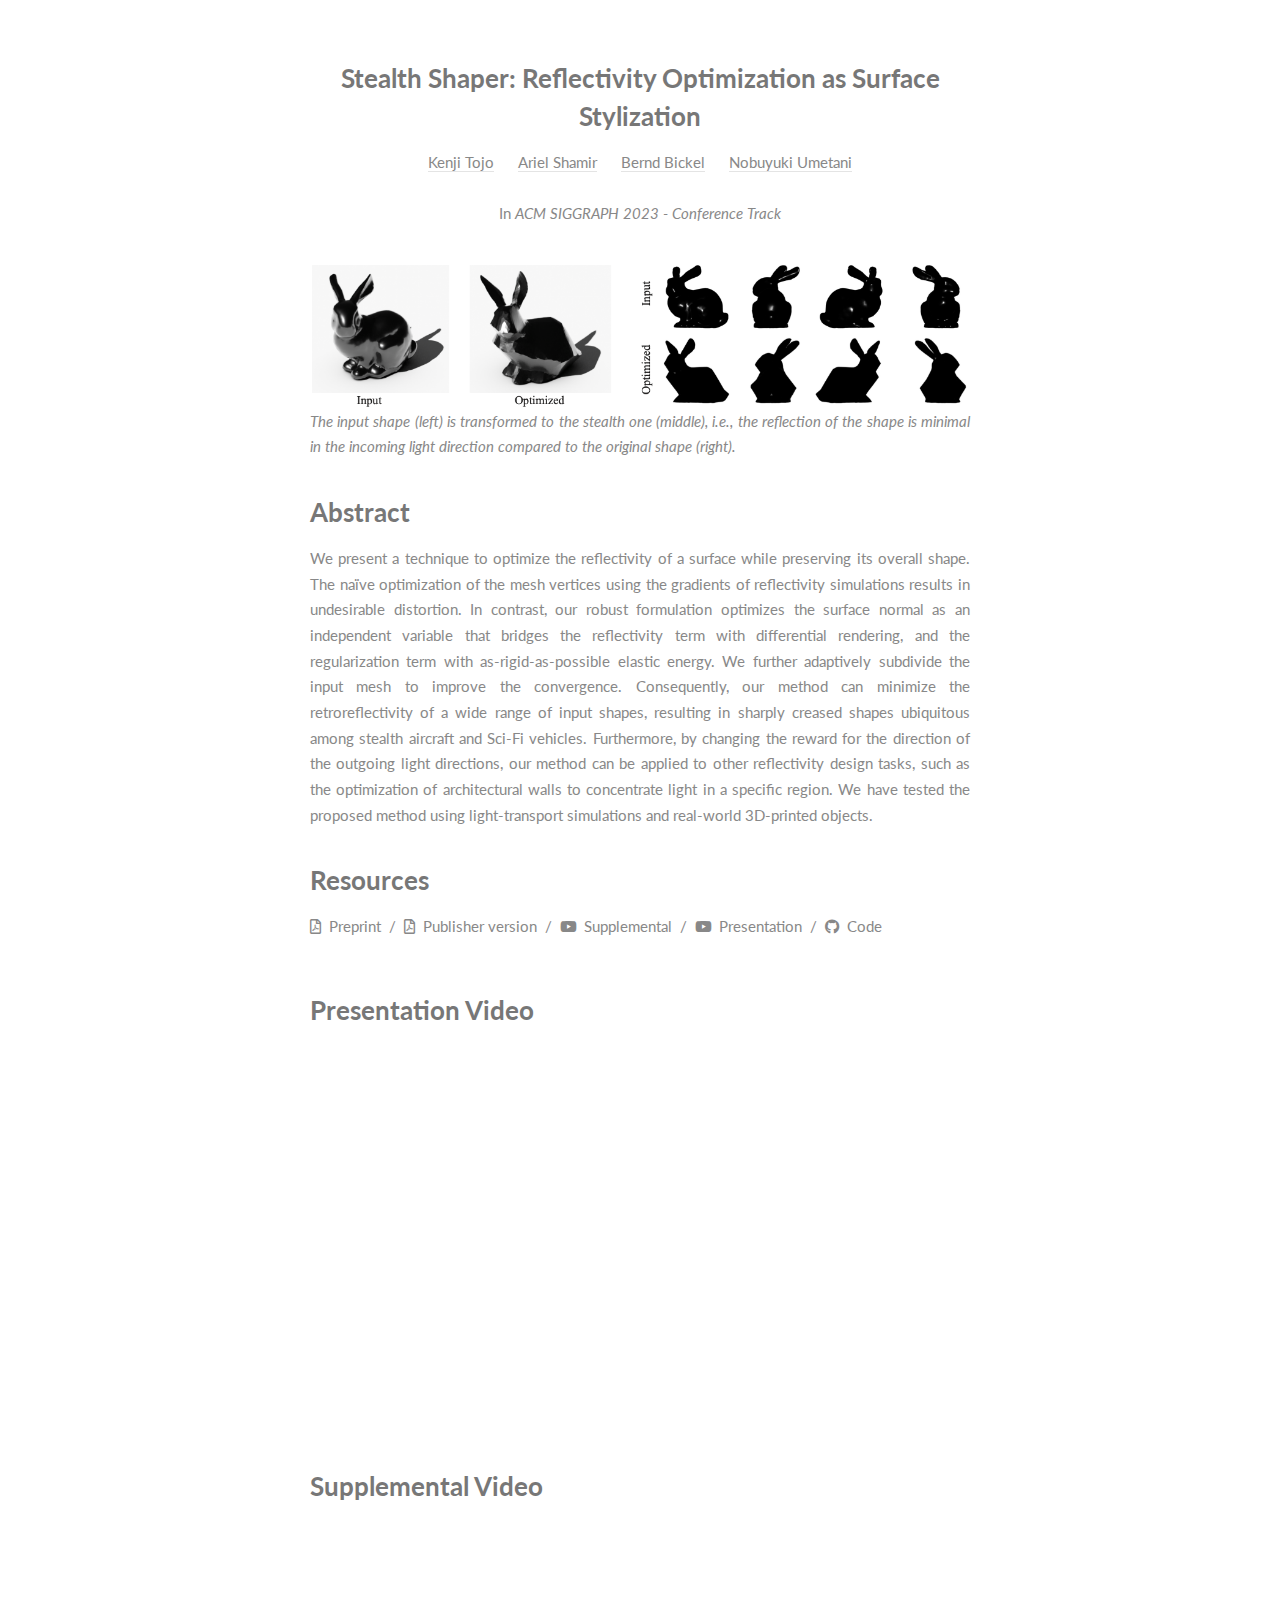
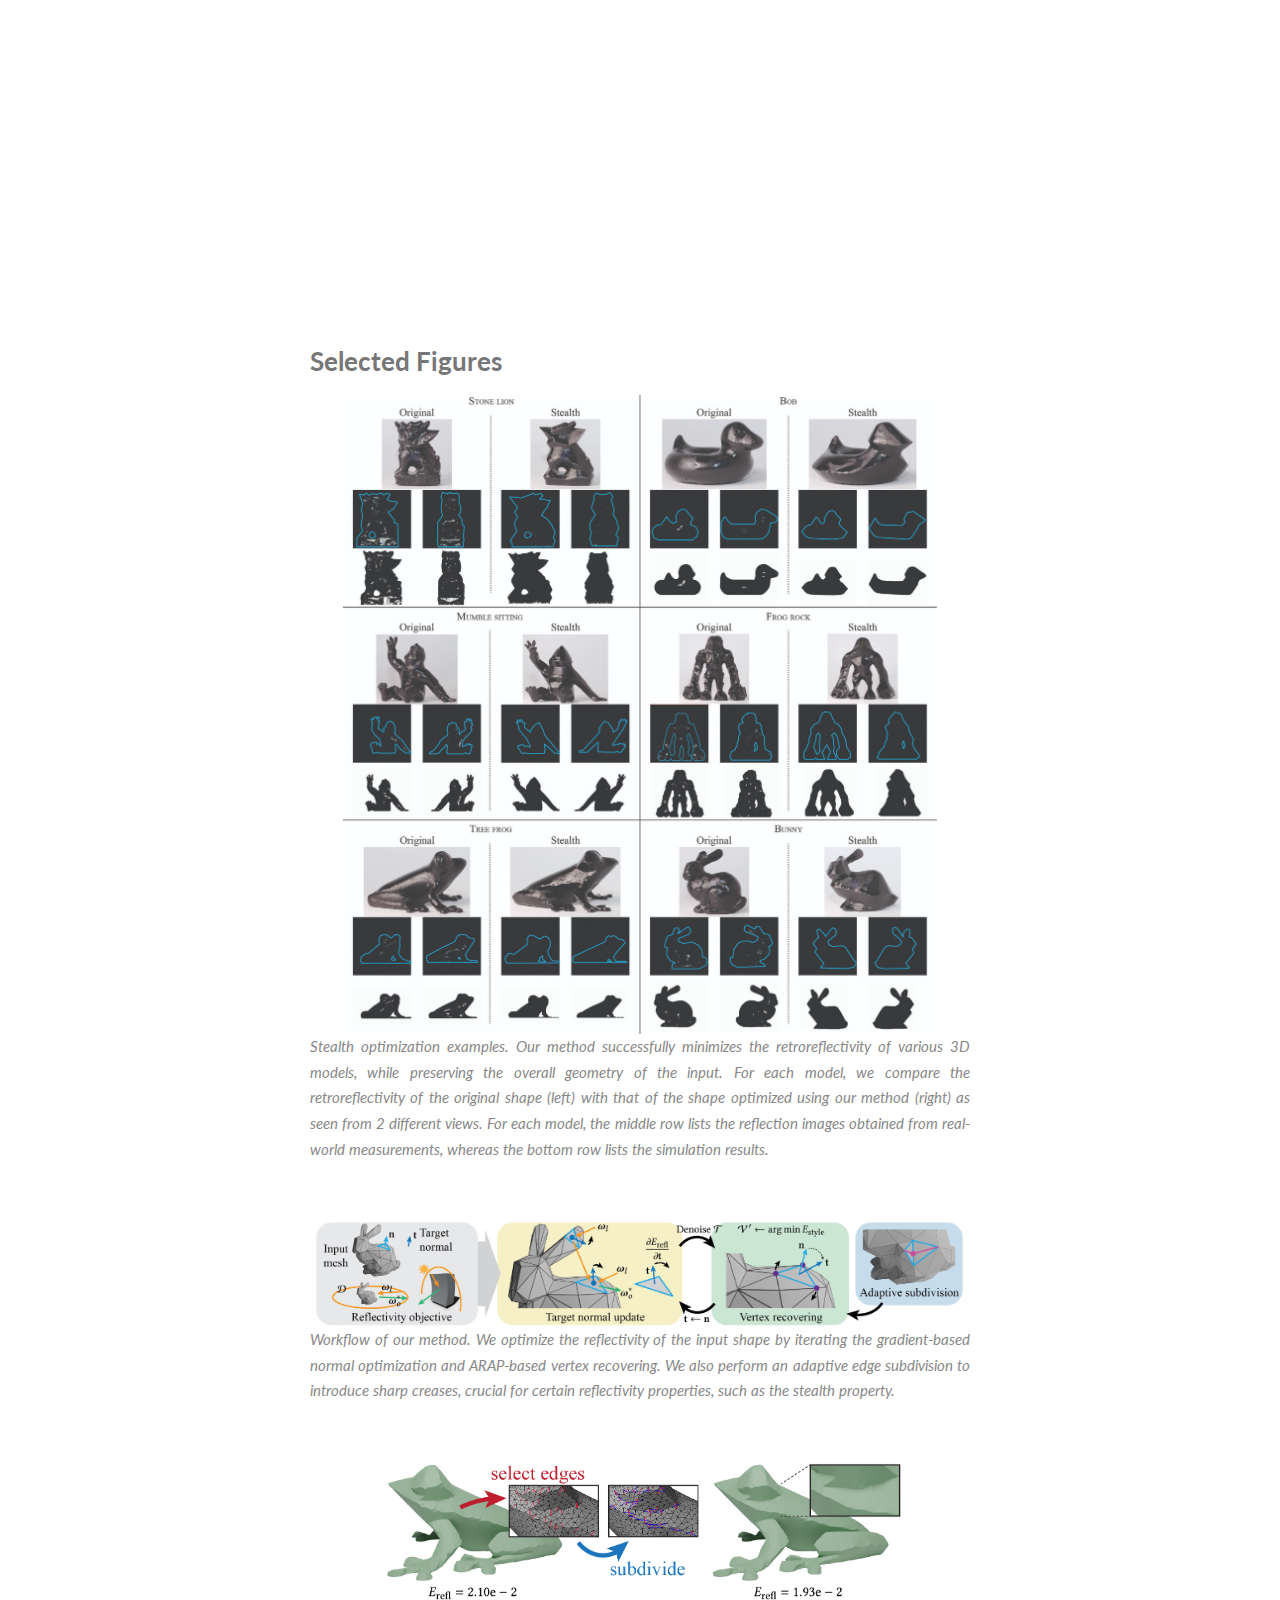
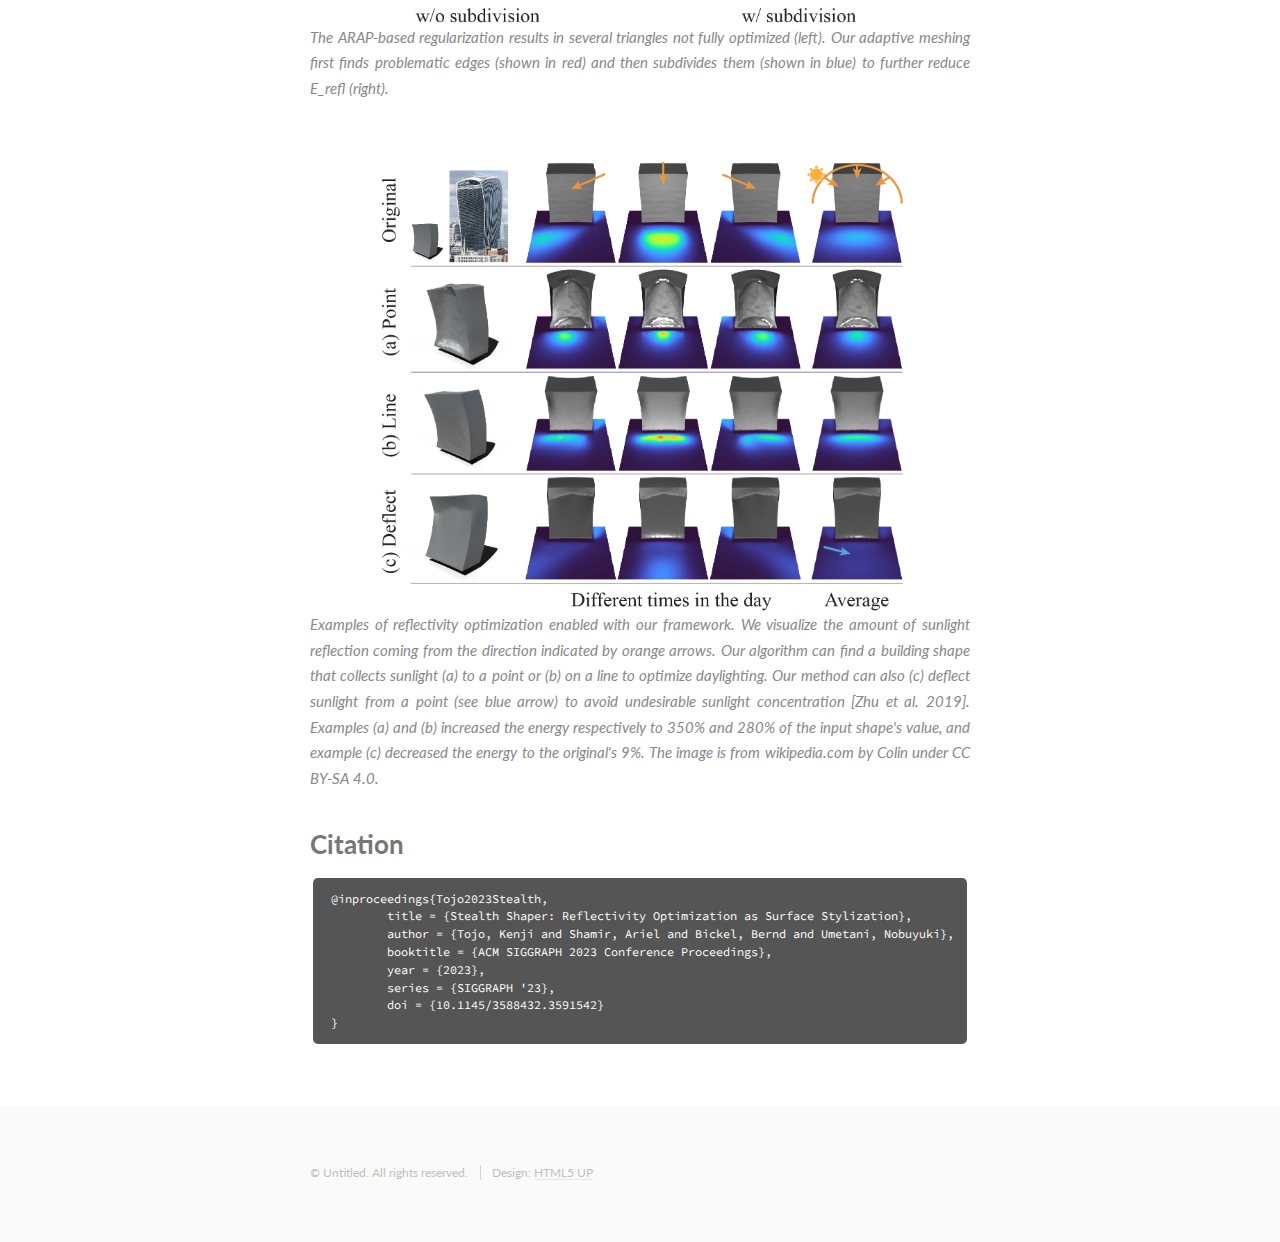
<file: publications/stealthshaper/index.html>
<!DOCTYPE HTML PUBLIC "-//W3C//DTD HTML 4.01 Transitional//EN">
<!--
	Read Only by HTML5 UP
	html5up.net | @ajlkn
	Free for personal and commercial use under the CCA 3.0 license (html5up.net/license)
-->
<html>
	<head>
		<title>StealthShaper</title>
		<meta charset="utf-8" />
		<meta name="viewport" content="width=device-width, initial-scale=1, user-scalable=no" />
		<meta name="keywords" content="surface optimization, reflectivity, differentiable rendering" />
		<link rel="stylesheet" href="../../assets/css/main.css" />
	</head>
	<body class="is-preload">

		<!-- Wrapper -->
			<div class="project-page">

				<!-- Main -->
					<div id="main">

						<!-- One -->
							<section id="paper-content">
								<div class="container" >
                                    <div class="title-and-authors">
                                        <h3>Stealth Shaper: Reflectivity Optimization as Surface Stylization</h3>
                                        <p>
                                            <a href="../../">Kenji Tojo</a>
                                            &nbsp;&nbsp;&nbsp;&nbsp;
                                            <a href="https://faculty.runi.ac.il/arik/site/index.asp">Ariel Shamir</a>
                                            &nbsp;&nbsp;&nbsp;&nbsp;
                                            <a href="http://berndbickel.com/about-me">Bernd Bickel</a>
                                            &nbsp;&nbsp;&nbsp;&nbsp;
                                            <a href="https://cgenglab.github.io/en/authors/admin/">Nobuyuki Umetani</a>
											<br/><br/>
											In <i>ACM SIGGRAPH 2023 - Conference Track</i>
                                        </p>
                                    </div>
                                    <!-- <div class="image main" data-position="center"> -->
                                    <div data-position="center">
                                        <img src="teaser.png" alt="" width="100%" />
                                    </div>

									<div style="text-align:justify">
                                    <p>
									<i>The input shape (left) is transformed to the stealth one (middle), i.e., the reflection of the shape is minimal in the incoming light direction compared to the original shape (right).</i>
									</p>
									</div>

                                    <h3>Abstract</h3>
									<div style="text-align:justify">
									<p>
                                        We present a technique to optimize the reflectivity of a surface while preserving its overall shape.
										The naïve optimization of the mesh vertices using the gradients of reflectivity simulations results in undesirable distortion.
										In contrast, our robust formulation optimizes the surface normal as an independent variable that bridges the reflectivity term with differential rendering, and the regularization term with as-rigid-as-possible elastic energy.
										We further adaptively subdivide the input mesh to improve the convergence.
										Consequently, our method can minimize the retroreflectivity of a wide range of input shapes, resulting in sharply creased shapes ubiquitous among stealth aircraft and Sci-Fi vehicles.
										Furthermore, by changing the reward for the direction of the outgoing light directions, our method can be applied to other reflectivity design tasks, such as the optimization of architectural walls to concentrate light in a specific region.
										We have tested the proposed method using light-transport simulations and real-world 3D-printed objects.
                                    </p>
									</div>

                                    <h3>Resources</h3>
									<a href="https://drive.google.com/file/d/13652dJMGVGwqG2AbfL-eg9lOFh6tVQpA/view?usp=sharing" class="icon fa-file-pdf"> &nbsp;Preprint</a>
									&nbsp;/&nbsp;
									<a href="https://dl.acm.org/doi/10.1145/3588432.3591542" class="icon fa-file-pdf"> &nbsp;Publisher version</a>
									&nbsp;/&nbsp;
									<a href="https://youtu.be/pebuUHPoY_8" class="icon brands fa-youtube"> &nbsp;Supplemental</a>
									&nbsp;/&nbsp;
									<a href="https://www.youtube.com/watch?v=ocBPmfroKK4" class="icon brands fa-youtube"> &nbsp;Presentation</a>
									&nbsp;/&nbsp;
									<a href="https://github.com/kenji-tojo/stealth-shaper" class="icon brands fa-github"> &nbsp;Code</a>
									<!-- &nbsp;/&nbsp;
									<a href="./" class="icon fa-file-powerpoint"> &nbsp;Slides</a> -->
									<!-- &nbsp;/&nbsp;
									<a href="./" class="icon brands fa-youtube"> &nbsp;Presentation</a> -->
									<br>
									<br>
									<br>

                                    <h3>Presentation Video</h3>
									<div style="aspect-ratio:16/9">
									<iframe width="100%" height="100%" src="https://www.youtube.com/embed/ocBPmfroKK4" title="[SIGGRAPH &#39;23] Presentation - Stealth Shaper: Reflectivity Optimization as Surface Stylization" frameborder="0" allow="accelerometer; autoplay; clipboard-write; encrypted-media; gyroscope; picture-in-picture; web-share" allowfullscreen></iframe>
									</div>
									<br>
									<br>

                                    <h3>Supplemental Video</h3>
									<div style="aspect-ratio:16/9">
									<iframe width="100%" height="100%" src="https://www.youtube.com/embed/pebuUHPoY_8" title="YouTube video player" frameborder="0" allow="accelerometer; autoplay; clipboard-write; encrypted-media; gyroscope; picture-in-picture; web-share" allowfullscreen></iframe>
									</div>
									<br>
									<br>

									<h3>Selected Figures</h3>

                                    <div data-position="center" style="text-align:center">
                                        <img src="gallery.jpg" alt="" width="90%" />
                                    </div>
									<div style="text-align:justify">
                                    <p>
									<i>Stealth optimization examples. Our method successfully minimizes the retroreflectivity of various 3D models, while preserving the overall geometry of the input. For each model, we compare the retroreflectivity of the original shape (left) with that of the shape optimized using our method (right) as seen from 2 different views. For each model, the middle row lists the reflection images obtained from real-world measurements, whereas the bottom row lists the simulation results.</i>
									</p>
									</div>
									<br>

                                    <div data-position="center">
                                        <img src="workflow.jpg" alt="" width="100%" />
                                    </div>
									<div style="text-align:justify">
                                    <p>
									<i>Workflow of our method. We optimize the reflectivity of the input shape by iterating the gradient-based normal optimization and ARAP-based vertex recovering. We also perform an adaptive edge subdivision to introduce sharp creases, crucial for certain reflectivity properties, such as the stealth property.</i>
									</p>
									</div>
									<br>

                                    <div data-position="center" style="text-align:center">
                                        <img src="adaptive.jpg" alt="" width="80%" />
                                    </div>
									<div style="text-align:justify">
                                    <p>
									<i>The ARAP-based regularization results in several triangles not fully optimized (left). Our adaptive meshing first finds problematic edges (shown in red) and then subdivides them (shown in blue) to further reduce E_refl (right).</i>
									</p>
									</div>
									<br>

                                    <div data-position="center" style="text-align:center">
                                        <img src="sunlight_web.jpg" alt="" width="80%" />
                                    </div>
									<div style="text-align:justify">
                                    <p>
									<i>Examples of reflectivity optimization enabled with our framework. We visualize the amount of sunlight reflection coming from the direction indicated by orange arrows. Our algorithm can find a building shape that collects sunlight (a) to a point or (b) on a line to optimize daylighting. Our method can also (c) deflect sunlight from a point (see blue arrow) to avoid undesirable sunlight concentration [Zhu et al. 2019]. Examples (a) and (b) increased the energy respectively to 350% and 280% of the input shape's value, and example (c) decreased the energy to the original's 9%. The image is from wikipedia.com by Colin under CC BY-SA 4.0.</i>
									</p>
									</div>

									<p>
									<h3>Citation</h3>
									<pre><code>@inproceedings{Tojo2023Stealth,
	title = {Stealth Shaper: Reflectivity Optimization as Surface Stylization},
	author = {Tojo, Kenji and Shamir, Ariel and Bickel, Bernd and Umetani, Nobuyuki},
	booktitle = {ACM SIGGRAPH 2023 Conference Proceedings},
	year = {2023},
	series = {SIGGRAPH '23},
	doi = {10.1145/3588432.3591542}
}
</code></pre>
									</p>

								</div>
							</section>

					</div>

				<!-- Footer -->
					<section id="footer">
						<div class="container">
							<ul class="copyright">
								<li>&copy; Untitled. All rights reserved.</li><li>Design: <a href="http://html5up.net">HTML5 UP</a></li>
							</ul>
						</div>
					</section>

			</div>

		<!-- Scripts -->
			<script src="../../assets/js/jquery.min.js"></script>
			<script src="../../assets/js/jquery.scrollex.min.js"></script>
			<script src="../../assets/js/jquery.scrolly.min.js"></script>
			<script src="../../assets/js/browser.min.js"></script>
			<script src="../../assets/js/breakpoints.min.js"></script>
			<script src="../../assets/js/util.js"></script>
			<script src="../../assets/js/main.js"></script>

	</body>
</html>
</file>
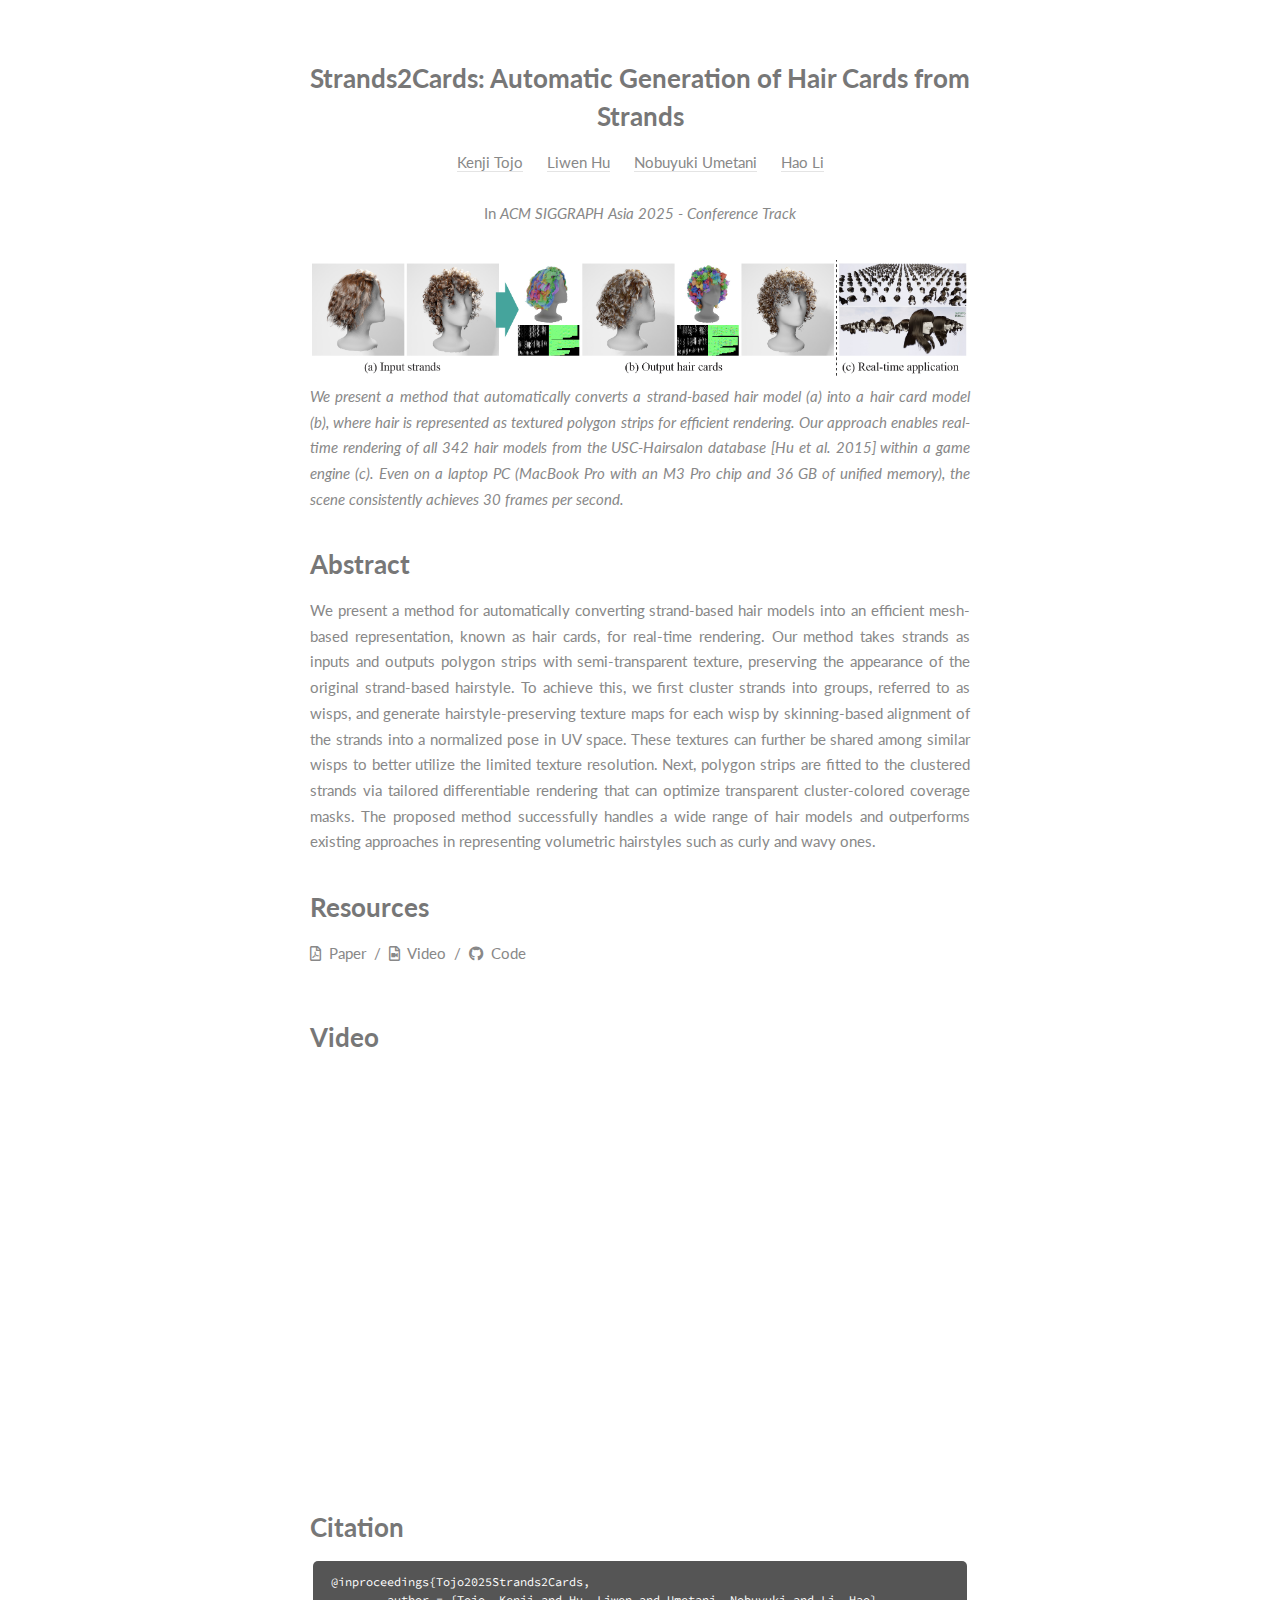
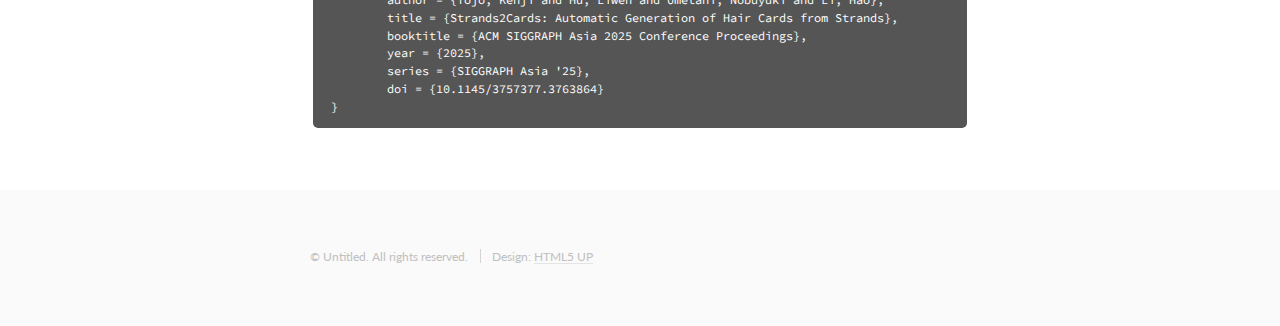
<file: publications/strns2cards/index.html>
<!DOCTYPE HTML>
<!--
	Read Only by HTML5 UP
	html5up.net | @ajlkn
	Free for personal and commercial use under the CCA 3.0 license (html5up.net/license)
-->
<html lang="en">
	<head>
		<title>Strands2Cards</title>
		<meta charset="utf-8" />
		<meta name="viewport" content="width=device-width, initial-scale=1, user-scalable=no" />
		<meta name="keywords" content="hair cards, hair strands, differentiable rendering, real-time rendering" />
		<link rel="stylesheet" href="../../assets/css/main.css" />
	</head>
	<body>

		<!-- Wrapper -->
			<div class="project-page">

				<!-- Main -->
					<div id="main">

						<!-- One -->
							<section id="paper-content">
								<div class="container" >
                                    <div class="title-and-authors">
                                        <h3>Strands2Cards: Automatic Generation of Hair Cards from Strands</h3>
                                        <p>
                                            <a href="../../">Kenji Tojo</a>
                                            &nbsp;&nbsp;&nbsp;&nbsp;
                                            <a href="https://scholar.google.com/citations?user=Mvq6pGcAAAAJ&hl=en">Liwen Hu</a>
                                            &nbsp;&nbsp;&nbsp;&nbsp;
                                            <a href="https://cgenglab.github.io/en/authors/admin/">Nobuyuki Umetani</a>
											&nbsp;&nbsp;&nbsp;&nbsp;
                                            <a href="https://www.hao-li.com/Hao_Li/Hao_Li_-_about_me.html">Hao Li</a>
											<br/><br/>
											In <i>ACM SIGGRAPH Asia 2025 - Conference Track</i>
                                        </p>
                                    </div>
                                    <div data-position="center">
                                        <img src="teaser.jpg" alt="" width="100%" />
                                    </div>

									<div style="text-align:justify">
                                    <p>
									<i>
										We present a method that automatically converts a strand-based hair model (a) into a hair card model (b), where hair is represented as textured polygon strips for efficient rendering.
										Our approach enables real-time rendering of all 342 hair models from the USC-Hairsalon database [Hu et al. 2015] within a game engine (c).
										Even on a laptop PC (MacBook Pro with an M3 Pro chip and 36 GB of unified memory), the scene consistently achieves 30 frames per second.
									</i>
									</p>
									</div>

                                    <h3>Abstract</h3>
									<div style="text-align:justify">
									<p>
										We present a method for automatically converting strand-based hair models into an efficient mesh-based representation, known as hair cards, for real-time rendering.
										Our method takes strands as inputs and outputs polygon strips with semi-transparent texture, preserving the appearance of the original strand-based hairstyle.
										To achieve this, we first cluster strands into groups, referred to as wisps, and generate hairstyle-preserving texture maps for each wisp by skinning-based alignment of the strands into a normalized pose in UV space.
										These textures can further be shared among similar wisps to better utilize the limited texture resolution.
										Next, polygon strips are fitted to the clustered strands via tailored differentiable rendering that can optimize transparent cluster-colored coverage masks.
										The proposed method successfully handles a wide range of hair models and outperforms existing approaches in representing volumetric hairstyles such as curly and wavy ones.
                                    </p>
									</div>

                                    <h3>Resources</h3>
									<a href="https://www.dropbox.com/scl/fi/thidrqw3c58mn1ju2a8qr/sa25_strands2cards.pdf?rlkey=a1euz6cii69vp12yr1wmj240v&st=8l3jf3fr&dl=0" class="icon fa-file-pdf"> &nbsp;Paper</a>
									&nbsp;/&nbsp;
									<a href="https://www.dropbox.com/scl/fi/4re0pe8f2b8u6p16egff3/sa25_strands2cards_video.mp4?rlkey=jo9x1a78clykmupdknc4plb4d&st=120pxgbx&dl=0" class="icon fa-file-video"> &nbsp;Video</a>
									&nbsp;/&nbsp;
									<a href="https://github.com/kenji-tojo/strns2cards" class="icon brands fa-github"> &nbsp;Code</a>
									<br>

									<br>
									<br>

                                    <h3>Video</h3>
									<div style="aspect-ratio:16/9">
									<iframe width="100%" height="100%" src="https://www.youtube.com/embed/NljlZSzd40o?si=vbPYzx6jkWhCJmR6" title="YouTube video player" frameborder="0" allow="accelerometer; autoplay; clipboard-write; encrypted-media; gyroscope; picture-in-picture; web-share" referrerpolicy="strict-origin-when-cross-origin" allowfullscreen></iframe>
									</div>
									<br>

									<p>
									<h3>Citation</h3>
									<pre><code>@inproceedings{Tojo2025Strands2Cards,
	author = {Tojo, Kenji and Hu, Liwen and Umetani, Nobuyuki and Li, Hao},
	title = {Strands2Cards: Automatic Generation of Hair Cards from Strands},
	booktitle = {ACM SIGGRAPH Asia 2025 Conference Proceedings},
	year = {2025},
	series = {SIGGRAPH Asia '25},
	doi = {10.1145/3757377.3763864}
}
</code></pre>
									</p>

								</div>
							</section>

					</div>

				<!-- Footer -->
					<section id="footer">
						<div class="container">
							<ul class="copyright">
								<li>&copy; Untitled. All rights reserved.</li><li>Design: <a href="http://html5up.net">HTML5 UP</a></li>
							</ul>
						</div>
					</section>

			</div>

	</body>
</html>
</file>
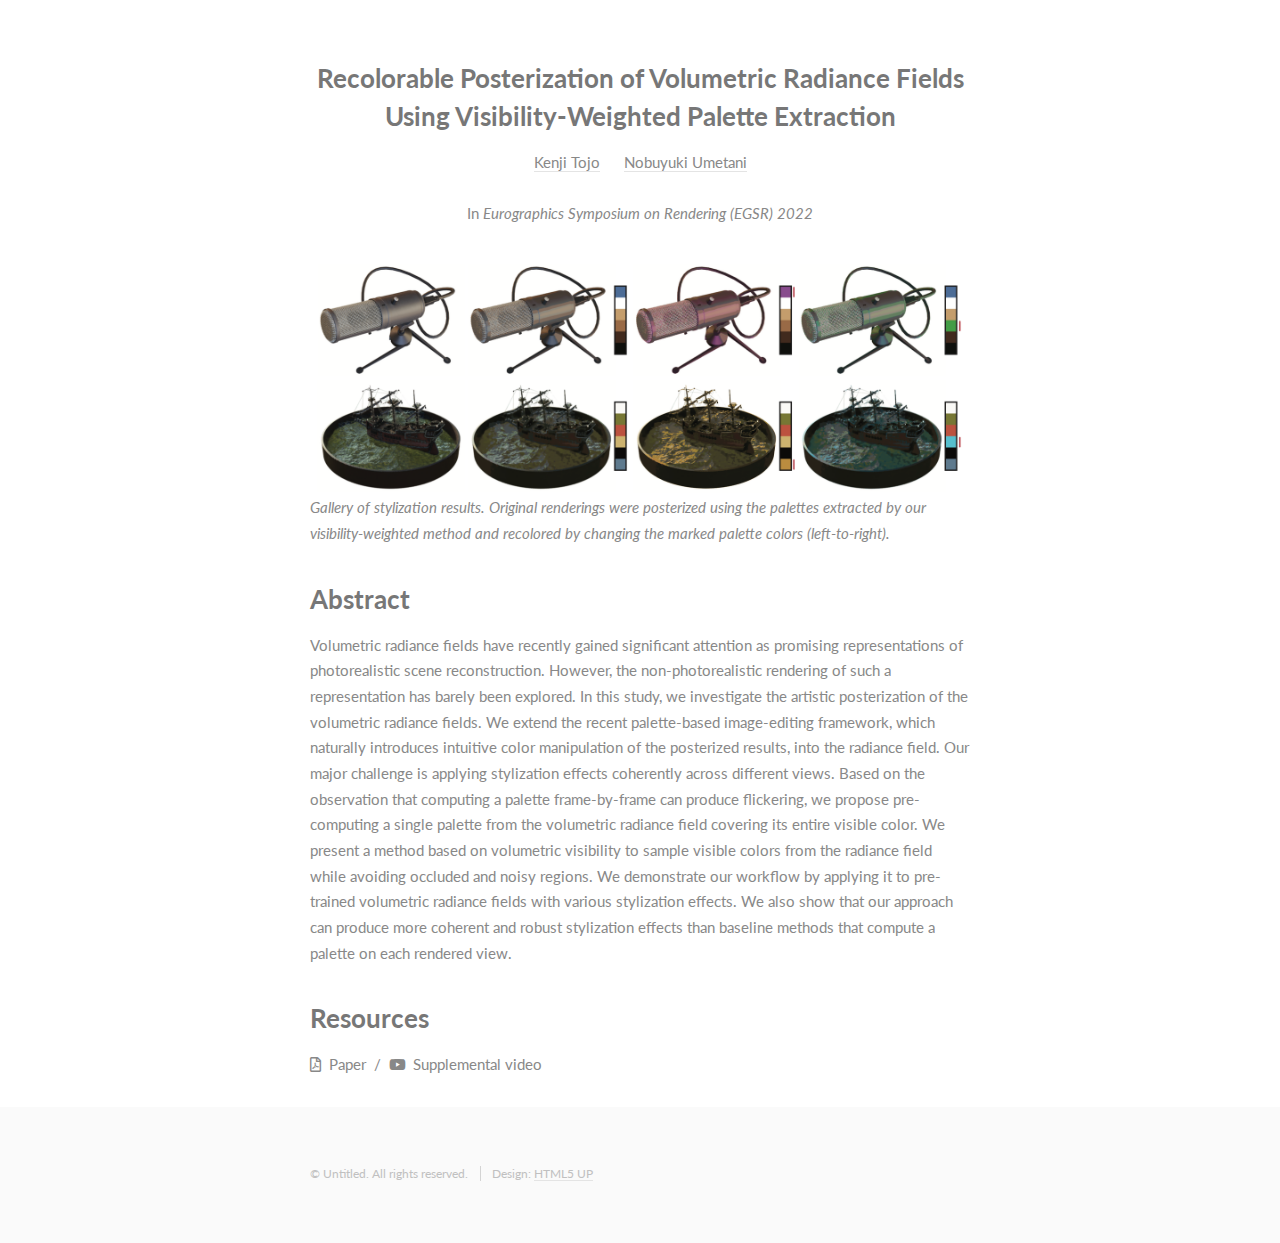
<file: publications/posternerf/project.html>
<!DOCTYPE HTML PUBLIC "-//W3C//DTD HTML 4.01 Transitional//EN">
<!--
	Read Only by HTML5 UP
	html5up.net | @ajlkn
	Free for personal and commercial use under the CCA 3.0 license (html5up.net/license)
-->
<html>
	<head>
		<title>PosterNeRF</title>
		<meta charset="utf-8" />
		<meta name="viewport" content="width=device-width, initial-scale=1, user-scalable=no" />
		<meta name="keywords" content="palette, convex hull, posterization, nerf" />
		<link rel="stylesheet" href="../../assets/css/main.css" />
	</head>
	<body class="is-preload">

		<!-- Wrapper -->
			<div class="project-page">

				<!-- Main -->
					<div id="main">

						<!-- One -->
							<section id="paper-content">
								<div class="container" >
                                    <div class="title-and-authors">
                                        <h3>Recolorable Posterization of Volumetric Radiance Fields<br/>
                                            Using Visibility-Weighted Palette Extraction
                                        </h3>
                                        <p>
                                            <a href="../../index.html">Kenji Tojo</a>
                                            &nbsp;&nbsp;&nbsp;&nbsp;
                                            <a href="https://cgenglab.github.io/labpage/en/authors/admin/">Nobuyuki Umetani</a>
											<br/><br/>
											In <i>Eurographics Symposium on Rendering (EGSR) 2022</i>
                                        </p>
                                    </div>
                                    <!-- <div class="image main" data-position="center"> -->
                                    <div data-position="center">
                                        <img src="teaser.png" alt="" width="100%" />
                                    </div>
                                    <p>
										<i>
										Gallery of stylization results.
										Original renderings were posterized using the palettes extracted
										by our visibility-weighted method and recolored by changing the marked palette colors (left-to-right).
										</i>
									</p>
                                    <h3>Abstract</h3>
									<p>
                                        Volumetric radiance fields have recently gained significant attention as promising representations of photorealistic scene reconstruction.
                                        However, the non-photorealistic rendering of such a representation has barely been explored.
                                        In this study, we investigate the artistic posterization of the volumetric radiance fields.
                                        We extend the recent palette-based image-editing framework,  which naturally introduces intuitive color manipulation of the posterized results, into the radiance field.
                                        Our major challenge is applying stylization effects coherently across different views.
                                        Based on the observation that computing a palette frame-by-frame can produce flickering, we propose pre-computing a single palette from the volumetric radiance field covering its entire visible color.
                                        We present a method based on volumetric visibility to sample visible colors from the radiance field while avoiding occluded and noisy regions.
                                        We demonstrate our workflow by applying it to pre-trained volumetric radiance fields with various stylization effects.
                                        We also show that our approach can produce more coherent and robust stylization effects than baseline methods that compute a palette on each rendered view.
                                    </p>
                                    <h3>Resources</h3>
									<a href="https://drive.google.com/file/d/1HjAVDBiainhDAEejmDPH8WrvRxk-Fbtw/view?usp=sharing" class="icon fa-file-pdf"> &nbsp;Paper</a>
									&nbsp;/&nbsp;
									<a href="https://www.youtube.com/watch?v=xO4uyGcwjXA" class="icon brands fa-youtube"> &nbsp;Supplemental video</a>
									
									
								</div>
							</section>

					</div>

				<!-- Footer -->
					<section id="footer">
						<div class="container">
							<ul class="copyright">
								<li>&copy; Untitled. All rights reserved.</li><li>Design: <a href="http://html5up.net">HTML5 UP</a></li>
							</ul>
						</div>
					</section>

			</div>

		<!-- Scripts -->
			<script src="../../assets/js/jquery.min.js"></script>
			<script src="../../assets/js/jquery.scrollex.min.js"></script>
			<script src="../../assets/js/jquery.scrolly.min.js"></script>
			<script src="../../assets/js/browser.min.js"></script>
			<script src="../../assets/js/breakpoints.min.js"></script>
			<script src="../../assets/js/util.js"></script>
			<script src="../../assets/js/main.js"></script>

	</body>
</html>
</file>
<file: assets/css/main.css>
@import url("fontawesome-all.min.css");
@import url("https://fonts.googleapis.com/css?family=Lato:400,400italic,700,700italic|Source+Code+Pro:400");

/*
	Read Only by HTML5 UP
	html5up.net | @ajlkn
	Free for personal and commercial use under the CCA 3.0 license (html5up.net/license)
*/

html, body, div, span, applet, object,
iframe, h1, h2, h3, h4, h5, h6, p, blockquote,
pre, a, abbr, acronym, address, big, cite,
code, del, dfn, em, img, ins, kbd, q, s, samp,
small, strike, strong, sub, sup, tt, var, b,
u, i, center, dl, dt, dd, ol, ul, li, fieldset,
form, label, legend, table, caption, tbody,
tfoot, thead, tr, th, td, article, aside,
canvas, details, embed, figure, figcaption,
footer, header, hgroup, menu, nav, output, ruby,
section, summary, time, mark, audio, video {
	margin: 0;
	padding: 0;
	border: 0;
	font-size: 100%;
	font: inherit;
	vertical-align: baseline;}

article, aside, details, figcaption, figure,
footer, header, hgroup, menu, nav, section {
	display: block;}

body {
	line-height: 1;
}

ol, ul {
	list-style: none;
}

blockquote, q {
	quotes: none;
}

	blockquote:before, blockquote:after, q:before, q:after {
		content: '';
		content: none;
	}

table {
	border-collapse: collapse;
	border-spacing: 0;
}

body {
	-webkit-text-size-adjust: none;
}

mark {
	background-color: transparent;
	color: inherit;
}

input::-moz-focus-inner {
	border: 0;
	padding: 0;
}

input, select, textarea {
	-moz-appearance: none;
	-webkit-appearance: none;
	-ms-appearance: none;
	appearance: none;
}

/* Custom kenji-tojo */

.portfolio {
	display: flex;
}

.portfolio-image {
	flex: 25%;
	padding: 20px;
}

.portfolio-text {
	flex: 60%;
}

.project-page {
	margin-left: auto;
	margin-right: auto;
}

.title-and-authors {
	text-align: center;
}

/* Basic */

	html {
		box-sizing: border-box;
	}

	*, *:before, *:after {
		box-sizing: inherit;
	}

	body {
		background: #fff;
	}

		body.is-preload *, body.is-preload *:before, body.is-preload *:after {
			-moz-animation: none !important;
			-webkit-animation: none !important;
			-ms-animation: none !important;
			animation: none !important;
			-moz-transition: none !important;
			-webkit-transition: none !important;
			-ms-transition: none !important;
			transition: none !important;
		}

	body, input, select, textarea {
		color: #888;
		font-family: "Lato", sans-serif;
		font-size: 16pt;
		font-weight: 400;
		line-height: 1.75em;
	}

	a {
		-moz-transition: color 0.2s ease-in-out, border-color 0.2s ease-in-out;
		-webkit-transition: color 0.2s ease-in-out, border-color 0.2s ease-in-out;
		-ms-transition: color 0.2s ease-in-out, border-color 0.2s ease-in-out;
		transition: color 0.2s ease-in-out, border-color 0.2s ease-in-out;
		border-bottom: solid 1px #e4e4e4;
		color: inherit;
		text-decoration: none;
	}

		a:hover {
			border-bottom-color: transparent;
			color: #4acaa8 !important;
		}

	strong, b {
		color: #777;
		font-weight: 700;
	}

	em, i {
		font-style: italic;
	}

	p {
		margin: 0 0 2.25em 0;
	}

	h1, h2, h3, h4, h5, h6 {
		color: #777;
		font-weight: 700;
		line-height: 1em;
		margin: 0 0 0.5625em 0;
	}

		h1 a, h2 a, h3 a, h4 a, h5 a, h6 a {
			border: 0;
			color: inherit;
			text-decoration: none;
		}

	h2 {
		font-size: 2em;
		line-height: 1.5em;
	}

	h3 {
		font-size: 1.75em;
		line-height: 1.5em;
	}

	h4 {
		font-size: 1.25em;
		line-height: 1.5em;
	}

	h5 {
		font-size: 0.9em;
		line-height: 1.5em;
	}

	h6 {
		font-size: 0.7em;
		line-height: 1.5em;
	}

	sub {
		font-size: 0.8em;
		position: relative;
		top: 0.5em;
	}

	sup {
		font-size: 0.8em;
		position: relative;
		top: -0.5em;
	}

	hr {
		border: 0;
		border-bottom: solid 2px #f4f4f4;
		margin: 2.25em 0;
	}

		hr.major {
			margin: 3.375em 0;
		}

	blockquote {
		border-left: solid 8px #e4e4e4;
		font-style: italic;
		margin: 0 0 2.25em 0;
		padding: 0.5em 0 0.5em 2em;
	}

	code {
		background: #555;
		border-radius: 5px;
		color: #fff;
		font-family: "Source Code Pro", monospace;
		font-size: 0.9em;
		margin: 0 0.25em;
		padding: 0.25em 0.65em;
	}

	pre {
		font-family: "Source Code Pro", monospace;
		font-size: 0.9em;
		margin: 0 0 2.25em 0;
	}

		pre code {
			-webkit-overflow-scrolling: touch;
			display: block;
			line-height: 1.5em;
			overflow-x: auto;
			padding: 1em 1.5em;
		}

	.align-left {
		text-align: left;
	}

	.align-center {
		text-align: center;
	}

	.align-right {
		text-align: right;
	}

/* Row */

	.row {
		display: flex;
		flex-wrap: wrap;
		box-sizing: border-box;
		align-items: stretch;
	}

		.row > * {
			box-sizing: border-box;
		}

		.row.gtr-uniform > * > :last-child {
			margin-bottom: 0;
		}

		.row.aln-left {
			justify-content: flex-start;
		}

		.row.aln-center {
			justify-content: center;
		}

		.row.aln-right {
			justify-content: flex-end;
		}

		.row.aln-top {
			align-items: flex-start;
		}

		.row.aln-middle {
			align-items: center;
		}

		.row.aln-bottom {
			align-items: flex-end;
		}

		.row > .imp {
			order: -1;
		}

		.row > .col-1 {
			width: 8.33333%;
		}

		.row > .off-1 {
			margin-left: 8.33333%;
		}

		.row > .col-2 {
			width: 16.66667%;
		}

		.row > .off-2 {
			margin-left: 16.66667%;
		}

		.row > .col-3 {
			width: 25%;
		}

		.row > .off-3 {
			margin-left: 25%;
		}

		.row > .col-4 {
			width: 33.33333%;
		}

		.row > .off-4 {
			margin-left: 33.33333%;
		}

		.row > .col-5 {
			width: 41.66667%;
		}

		.row > .off-5 {
			margin-left: 41.66667%;
		}

		.row > .col-6 {
			width: 50%;
		}

		.row > .off-6 {
			margin-left: 50%;
		}

		.row > .col-7 {
			width: 58.33333%;
		}

		.row > .off-7 {
			margin-left: 58.33333%;
		}

		.row > .col-8 {
			width: 66.66667%;
		}

		.row > .off-8 {
			margin-left: 66.66667%;
		}

		.row > .col-9 {
			width: 75%;
		}

		.row > .off-9 {
			margin-left: 75%;
		}

		.row > .col-10 {
			width: 83.33333%;
		}

		.row > .off-10 {
			margin-left: 83.33333%;
		}

		.row > .col-11 {
			width: 91.66667%;
		}

		.row > .off-11 {
			margin-left: 91.66667%;
		}

		.row > .col-12 {
			width: 100%;
		}

		.row > .off-12 {
			margin-left: 100%;
		}

		.row.gtr-0 {
			margin-top: 0;
			margin-left: 0em;
		}

			.row.gtr-0 > * {
				padding: 0 0 0 0em;
			}

			.row.gtr-0.gtr-uniform {
				margin-top: 0em;
			}

				.row.gtr-0.gtr-uniform > * {
					padding-top: 0em;
				}

		.row.gtr-25 {
			margin-top: 0;
			margin-left: -0.5em;
		}

			.row.gtr-25 > * {
				padding: 0 0 0 0.5em;
			}

			.row.gtr-25.gtr-uniform {
				margin-top: -0.5em;
			}

				.row.gtr-25.gtr-uniform > * {
					padding-top: 0.5em;
				}

		.row.gtr-50 {
			margin-top: 0;
			margin-left: -1em;
		}

			.row.gtr-50 > * {
				padding: 0 0 0 1em;
			}

			.row.gtr-50.gtr-uniform {
				margin-top: -1em;
			}

				.row.gtr-50.gtr-uniform > * {
					padding-top: 1em;
				}

		.row {
			margin-top: 0;
			margin-left: -2em;
		}

			.row > * {
				padding: 0 0 0 2em;
			}

			.row.gtr-uniform {
				margin-top: -2em;
			}

				.row.gtr-uniform > * {
					padding-top: 2em;
				}

		.row.gtr-150 {
			margin-top: 0;
			margin-left: -3em;
		}

			.row.gtr-150 > * {
				padding: 0 0 0 3em;
			}

			.row.gtr-150.gtr-uniform {
				margin-top: -3em;
			}

				.row.gtr-150.gtr-uniform > * {
					padding-top: 3em;
				}

		.row.gtr-200 {
			margin-top: 0;
			margin-left: -4em;
		}

			.row.gtr-200 > * {
				padding: 0 0 0 4em;
			}

			.row.gtr-200.gtr-uniform {
				margin-top: -4em;
			}

				.row.gtr-200.gtr-uniform > * {
					padding-top: 4em;
				}

		@media screen and (max-width: 1680px) {

			.row {
				display: flex;
				flex-wrap: wrap;
				box-sizing: border-box;
				align-items: stretch;
			}

				.row > * {
					box-sizing: border-box;
				}

				.row.gtr-uniform > * > :last-child {
					margin-bottom: 0;
				}

				.row.aln-left {
					justify-content: flex-start;
				}

				.row.aln-center {
					justify-content: center;
				}

				.row.aln-right {
					justify-content: flex-end;
				}

				.row.aln-top {
					align-items: flex-start;
				}

				.row.aln-middle {
					align-items: center;
				}

				.row.aln-bottom {
					align-items: flex-end;
				}

				.row > .imp-xlarge {
					order: -1;
				}

				.row > .col-1-xlarge {
					width: 8.33333%;
				}

				.row > .off-1-xlarge {
					margin-left: 8.33333%;
				}

				.row > .col-2-xlarge {
					width: 16.66667%;
				}

				.row > .off-2-xlarge {
					margin-left: 16.66667%;
				}

				.row > .col-3-xlarge {
					width: 25%;
				}

				.row > .off-3-xlarge {
					margin-left: 25%;
				}

				.row > .col-4-xlarge {
					width: 33.33333%;
				}

				.row > .off-4-xlarge {
					margin-left: 33.33333%;
				}

				.row > .col-5-xlarge {
					width: 41.66667%;
				}

				.row > .off-5-xlarge {
					margin-left: 41.66667%;
				}

				.row > .col-6-xlarge {
					width: 50%;
				}

				.row > .off-6-xlarge {
					margin-left: 50%;
				}

				.row > .col-7-xlarge {
					width: 58.33333%;
				}

				.row > .off-7-xlarge {
					margin-left: 58.33333%;
				}

				.row > .col-8-xlarge {
					width: 66.66667%;
				}

				.row > .off-8-xlarge {
					margin-left: 66.66667%;
				}

				.row > .col-9-xlarge {
					width: 75%;
				}

				.row > .off-9-xlarge {
					margin-left: 75%;
				}

				.row > .col-10-xlarge {
					width: 83.33333%;
				}

				.row > .off-10-xlarge {
					margin-left: 83.33333%;
				}

				.row > .col-11-xlarge {
					width: 91.66667%;
				}

				.row > .off-11-xlarge {
					margin-left: 91.66667%;
				}

				.row > .col-12-xlarge {
					width: 100%;
				}

				.row > .off-12-xlarge {
					margin-left: 100%;
				}

				.row.gtr-0 {
					margin-top: 0;
					margin-left: 0em;
				}

					.row.gtr-0 > * {
						padding: 0 0 0 0em;
					}

					.row.gtr-0.gtr-uniform {
						margin-top: 0em;
					}

						.row.gtr-0.gtr-uniform > * {
							padding-top: 0em;
						}

				.row.gtr-25 {
					margin-top: 0;
					margin-left: -0.5em;
				}

					.row.gtr-25 > * {
						padding: 0 0 0 0.5em;
					}

					.row.gtr-25.gtr-uniform {
						margin-top: -0.5em;
					}

						.row.gtr-25.gtr-uniform > * {
							padding-top: 0.5em;
						}

				.row.gtr-50 {
					margin-top: 0;
					margin-left: -1em;
				}

					.row.gtr-50 > * {
						padding: 0 0 0 1em;
					}

					.row.gtr-50.gtr-uniform {
						margin-top: -1em;
					}

						.row.gtr-50.gtr-uniform > * {
							padding-top: 1em;
						}

				.row {
					margin-top: 0;
					margin-left: -2em;
				}

					.row > * {
						padding: 0 0 0 2em;
					}

					.row.gtr-uniform {
						margin-top: -2em;
					}

						.row.gtr-uniform > * {
							padding-top: 2em;
						}

				.row.gtr-150 {
					margin-top: 0;
					margin-left: -3em;
				}

					.row.gtr-150 > * {
						padding: 0 0 0 3em;
					}

					.row.gtr-150.gtr-uniform {
						margin-top: -3em;
					}

						.row.gtr-150.gtr-uniform > * {
							padding-top: 3em;
						}

				.row.gtr-200 {
					margin-top: 0;
					margin-left: -4em;
				}

					.row.gtr-200 > * {
						padding: 0 0 0 4em;
					}

					.row.gtr-200.gtr-uniform {
						margin-top: -4em;
					}

						.row.gtr-200.gtr-uniform > * {
							padding-top: 4em;
						}

		}

		@media screen and (max-width: 1280px) {

			.row {
				display: flex;
				flex-wrap: wrap;
				box-sizing: border-box;
				align-items: stretch;
			}

				.row > * {
					box-sizing: border-box;
				}

				.row.gtr-uniform > * > :last-child {
					margin-bottom: 0;
				}

				.row.aln-left {
					justify-content: flex-start;
				}

				.row.aln-center {
					justify-content: center;
				}

				.row.aln-right {
					justify-content: flex-end;
				}

				.row.aln-top {
					align-items: flex-start;
				}

				.row.aln-middle {
					align-items: center;
				}

				.row.aln-bottom {
					align-items: flex-end;
				}

				.row > .imp-large {
					order: -1;
				}

				.row > .col-1-large {
					width: 8.33333%;
				}

				.row > .off-1-large {
					margin-left: 8.33333%;
				}

				.row > .col-2-large {
					width: 16.66667%;
				}

				.row > .off-2-large {
					margin-left: 16.66667%;
				}

				.row > .col-3-large {
					width: 25%;
				}

				.row > .off-3-large {
					margin-left: 25%;
				}

				.row > .col-4-large {
					width: 33.33333%;
				}

				.row > .off-4-large {
					margin-left: 33.33333%;
				}

				.row > .col-5-large {
					width: 41.66667%;
				}

				.row > .off-5-large {
					margin-left: 41.66667%;
				}

				.row > .col-6-large {
					width: 50%;
				}

				.row > .off-6-large {
					margin-left: 50%;
				}

				.row > .col-7-large {
					width: 58.33333%;
				}

				.row > .off-7-large {
					margin-left: 58.33333%;
				}

				.row > .col-8-large {
					width: 66.66667%;
				}

				.row > .off-8-large {
					margin-left: 66.66667%;
				}

				.row > .col-9-large {
					width: 75%;
				}

				.row > .off-9-large {
					margin-left: 75%;
				}

				.row > .col-10-large {
					width: 83.33333%;
				}

				.row > .off-10-large {
					margin-left: 83.33333%;
				}

				.row > .col-11-large {
					width: 91.66667%;
				}

				.row > .off-11-large {
					margin-left: 91.66667%;
				}

				.row > .col-12-large {
					width: 100%;
				}

				.row > .off-12-large {
					margin-left: 100%;
				}

				.row.gtr-0 {
					margin-top: 0;
					margin-left: 0em;
				}

					.row.gtr-0 > * {
						padding: 0 0 0 0em;
					}

					.row.gtr-0.gtr-uniform {
						margin-top: 0em;
					}

						.row.gtr-0.gtr-uniform > * {
							padding-top: 0em;
						}

				.row.gtr-25 {
					margin-top: 0;
					margin-left: -0.375em;
				}

					.row.gtr-25 > * {
						padding: 0 0 0 0.375em;
					}

					.row.gtr-25.gtr-uniform {
						margin-top: -0.375em;
					}

						.row.gtr-25.gtr-uniform > * {
							padding-top: 0.375em;
						}

				.row.gtr-50 {
					margin-top: 0;
					margin-left: -0.75em;
				}

					.row.gtr-50 > * {
						padding: 0 0 0 0.75em;
					}

					.row.gtr-50.gtr-uniform {
						margin-top: -0.75em;
					}

						.row.gtr-50.gtr-uniform > * {
							padding-top: 0.75em;
						}

				.row {
					margin-top: 0;
					margin-left: -1.5em;
				}

					.row > * {
						padding: 0 0 0 1.5em;
					}

					.row.gtr-uniform {
						margin-top: -1.5em;
					}

						.row.gtr-uniform > * {
							padding-top: 1.5em;
						}

				.row.gtr-150 {
					margin-top: 0;
					margin-left: -2.25em;
				}

					.row.gtr-150 > * {
						padding: 0 0 0 2.25em;
					}

					.row.gtr-150.gtr-uniform {
						margin-top: -2.25em;
					}

						.row.gtr-150.gtr-uniform > * {
							padding-top: 2.25em;
						}

				.row.gtr-200 {
					margin-top: 0;
					margin-left: -3em;
				}

					.row.gtr-200 > * {
						padding: 0 0 0 3em;
					}

					.row.gtr-200.gtr-uniform {
						margin-top: -3em;
					}

						.row.gtr-200.gtr-uniform > * {
							padding-top: 3em;
						}

		}

		@media screen and (max-width: 1024px) {

			.row {
				display: flex;
				flex-wrap: wrap;
				box-sizing: border-box;
				align-items: stretch;
			}

				.row > * {
					box-sizing: border-box;
				}

				.row.gtr-uniform > * > :last-child {
					margin-bottom: 0;
				}

				.row.aln-left {
					justify-content: flex-start;
				}

				.row.aln-center {
					justify-content: center;
				}

				.row.aln-right {
					justify-content: flex-end;
				}

				.row.aln-top {
					align-items: flex-start;
				}

				.row.aln-middle {
					align-items: center;
				}

				.row.aln-bottom {
					align-items: flex-end;
				}

				.row > .imp-medium {
					order: -1;
				}

				.row > .col-1-medium {
					width: 8.33333%;
				}

				.row > .off-1-medium {
					margin-left: 8.33333%;
				}

				.row > .col-2-medium {
					width: 16.66667%;
				}

				.row > .off-2-medium {
					margin-left: 16.66667%;
				}

				.row > .col-3-medium {
					width: 25%;
				}

				.row > .off-3-medium {
					margin-left: 25%;
				}

				.row > .col-4-medium {
					width: 33.33333%;
				}

				.row > .off-4-medium {
					margin-left: 33.33333%;
				}

				.row > .col-5-medium {
					width: 41.66667%;
				}

				.row > .off-5-medium {
					margin-left: 41.66667%;
				}

				.row > .col-6-medium {
					width: 50%;
				}

				.row > .off-6-medium {
					margin-left: 50%;
				}

				.row > .col-7-medium {
					width: 58.33333%;
				}

				.row > .off-7-medium {
					margin-left: 58.33333%;
				}

				.row > .col-8-medium {
					width: 66.66667%;
				}

				.row > .off-8-medium {
					margin-left: 66.66667%;
				}

				.row > .col-9-medium {
					width: 75%;
				}

				.row > .off-9-medium {
					margin-left: 75%;
				}

				.row > .col-10-medium {
					width: 83.33333%;
				}

				.row > .off-10-medium {
					margin-left: 83.33333%;
				}

				.row > .col-11-medium {
					width: 91.66667%;
				}

				.row > .off-11-medium {
					margin-left: 91.66667%;
				}

				.row > .col-12-medium {
					width: 100%;
				}

				.row > .off-12-medium {
					margin-left: 100%;
				}

				.row.gtr-0 {
					margin-top: 0;
					margin-left: 0em;
				}

					.row.gtr-0 > * {
						padding: 0 0 0 0em;
					}

					.row.gtr-0.gtr-uniform {
						margin-top: 0em;
					}

						.row.gtr-0.gtr-uniform > * {
							padding-top: 0em;
						}

				.row.gtr-25 {
					margin-top: 0;
					margin-left: -0.375em;
				}

					.row.gtr-25 > * {
						padding: 0 0 0 0.375em;
					}

					.row.gtr-25.gtr-uniform {
						margin-top: -0.375em;
					}

						.row.gtr-25.gtr-uniform > * {
							padding-top: 0.375em;
						}

				.row.gtr-50 {
					margin-top: 0;
					margin-left: -0.75em;
				}

					.row.gtr-50 > * {
						padding: 0 0 0 0.75em;
					}

					.row.gtr-50.gtr-uniform {
						margin-top: -0.75em;
					}

						.row.gtr-50.gtr-uniform > * {
							padding-top: 0.75em;
						}

				.row {
					margin-top: 0;
					margin-left: -1.5em;
				}

					.row > * {
						padding: 0 0 0 1.5em;
					}

					.row.gtr-uniform {
						margin-top: -1.5em;
					}

						.row.gtr-uniform > * {
							padding-top: 1.5em;
						}

				.row.gtr-150 {
					margin-top: 0;
					margin-left: -2.25em;
				}

					.row.gtr-150 > * {
						padding: 0 0 0 2.25em;
					}

					.row.gtr-150.gtr-uniform {
						margin-top: -2.25em;
					}

						.row.gtr-150.gtr-uniform > * {
							padding-top: 2.25em;
						}

				.row.gtr-200 {
					margin-top: 0;
					margin-left: -3em;
				}

					.row.gtr-200 > * {
						padding: 0 0 0 3em;
					}

					.row.gtr-200.gtr-uniform {
						margin-top: -3em;
					}

						.row.gtr-200.gtr-uniform > * {
							padding-top: 3em;
						}

		}

		@media screen and (max-width: 736px) {

			.row {
				display: flex;
				flex-wrap: wrap;
				box-sizing: border-box;
				align-items: stretch;
			}

				.row > * {
					box-sizing: border-box;
				}

				.row.gtr-uniform > * > :last-child {
					margin-bottom: 0;
				}

				.row.aln-left {
					justify-content: flex-start;
				}

				.row.aln-center {
					justify-content: center;
				}

				.row.aln-right {
					justify-content: flex-end;
				}

				.row.aln-top {
					align-items: flex-start;
				}

				.row.aln-middle {
					align-items: center;
				}

				.row.aln-bottom {
					align-items: flex-end;
				}

				.row > .imp-small {
					order: -1;
				}

				.row > .col-1-small {
					width: 8.33333%;
				}

				.row > .off-1-small {
					margin-left: 8.33333%;
				}

				.row > .col-2-small {
					width: 16.66667%;
				}

				.row > .off-2-small {
					margin-left: 16.66667%;
				}

				.row > .col-3-small {
					width: 25%;
				}

				.row > .off-3-small {
					margin-left: 25%;
				}

				.row > .col-4-small {
					width: 33.33333%;
				}

				.row > .off-4-small {
					margin-left: 33.33333%;
				}

				.row > .col-5-small {
					width: 41.66667%;
				}

				.row > .off-5-small {
					margin-left: 41.66667%;
				}

				.row > .col-6-small {
					width: 50%;
				}

				.row > .off-6-small {
					margin-left: 50%;
				}

				.row > .col-7-small {
					width: 58.33333%;
				}

				.row > .off-7-small {
					margin-left: 58.33333%;
				}

				.row > .col-8-small {
					width: 66.66667%;
				}

				.row > .off-8-small {
					margin-left: 66.66667%;
				}

				.row > .col-9-small {
					width: 75%;
				}

				.row > .off-9-small {
					margin-left: 75%;
				}

				.row > .col-10-small {
					width: 83.33333%;
				}

				.row > .off-10-small {
					margin-left: 83.33333%;
				}

				.row > .col-11-small {
					width: 91.66667%;
				}

				.row > .off-11-small {
					margin-left: 91.66667%;
				}

				.row > .col-12-small {
					width: 100%;
				}

				.row > .off-12-small {
					margin-left: 100%;
				}

				.row.gtr-0 {
					margin-top: 0;
					margin-left: 0em;
				}

					.row.gtr-0 > * {
						padding: 0 0 0 0em;
					}

					.row.gtr-0.gtr-uniform {
						margin-top: 0em;
					}

						.row.gtr-0.gtr-uniform > * {
							padding-top: 0em;
						}

				.row.gtr-25 {
					margin-top: 0;
					margin-left: -0.3125em;
				}

					.row.gtr-25 > * {
						padding: 0 0 0 0.3125em;
					}

					.row.gtr-25.gtr-uniform {
						margin-top: -0.3125em;
					}

						.row.gtr-25.gtr-uniform > * {
							padding-top: 0.3125em;
						}

				.row.gtr-50 {
					margin-top: 0;
					margin-left: -0.625em;
				}

					.row.gtr-50 > * {
						padding: 0 0 0 0.625em;
					}

					.row.gtr-50.gtr-uniform {
						margin-top: -0.625em;
					}

						.row.gtr-50.gtr-uniform > * {
							padding-top: 0.625em;
						}

				.row {
					margin-top: 0;
					margin-left: -1.25em;
				}

					.row > * {
						padding: 0 0 0 1.25em;
					}

					.row.gtr-uniform {
						margin-top: -1.25em;
					}

						.row.gtr-uniform > * {
							padding-top: 1.25em;
						}

				.row.gtr-150 {
					margin-top: 0;
					margin-left: -1.875em;
				}

					.row.gtr-150 > * {
						padding: 0 0 0 1.875em;
					}

					.row.gtr-150.gtr-uniform {
						margin-top: -1.875em;
					}

						.row.gtr-150.gtr-uniform > * {
							padding-top: 1.875em;
						}

				.row.gtr-200 {
					margin-top: 0;
					margin-left: -2.5em;
				}

					.row.gtr-200 > * {
						padding: 0 0 0 2.5em;
					}

					.row.gtr-200.gtr-uniform {
						margin-top: -2.5em;
					}

						.row.gtr-200.gtr-uniform > * {
							padding-top: 2.5em;
						}

		}

		@media screen and (max-width: 480px) {

			.row {
				display: flex;
				flex-wrap: wrap;
				box-sizing: border-box;
				align-items: stretch;
			}

				.row > * {
					box-sizing: border-box;
				}

				.row.gtr-uniform > * > :last-child {
					margin-bottom: 0;
				}

				.row.aln-left {
					justify-content: flex-start;
				}

				.row.aln-center {
					justify-content: center;
				}

				.row.aln-right {
					justify-content: flex-end;
				}

				.row.aln-top {
					align-items: flex-start;
				}

				.row.aln-middle {
					align-items: center;
				}

				.row.aln-bottom {
					align-items: flex-end;
				}

				.row > .imp-xsmall {
					order: -1;
				}

				.row > .col-1-xsmall {
					width: 8.33333%;
				}

				.row > .off-1-xsmall {
					margin-left: 8.33333%;
				}

				.row > .col-2-xsmall {
					width: 16.66667%;
				}

				.row > .off-2-xsmall {
					margin-left: 16.66667%;
				}

				.row > .col-3-xsmall {
					width: 25%;
				}

				.row > .off-3-xsmall {
					margin-left: 25%;
				}

				.row > .col-4-xsmall {
					width: 33.33333%;
				}

				.row > .off-4-xsmall {
					margin-left: 33.33333%;
				}

				.row > .col-5-xsmall {
					width: 41.66667%;
				}

				.row > .off-5-xsmall {
					margin-left: 41.66667%;
				}

				.row > .col-6-xsmall {
					width: 50%;
				}

				.row > .off-6-xsmall {
					margin-left: 50%;
				}

				.row > .col-7-xsmall {
					width: 58.33333%;
				}

				.row > .off-7-xsmall {
					margin-left: 58.33333%;
				}

				.row > .col-8-xsmall {
					width: 66.66667%;
				}

				.row > .off-8-xsmall {
					margin-left: 66.66667%;
				}

				.row > .col-9-xsmall {
					width: 75%;
				}

				.row > .off-9-xsmall {
					margin-left: 75%;
				}

				.row > .col-10-xsmall {
					width: 83.33333%;
				}

				.row > .off-10-xsmall {
					margin-left: 83.33333%;
				}

				.row > .col-11-xsmall {
					width: 91.66667%;
				}

				.row > .off-11-xsmall {
					margin-left: 91.66667%;
				}

				.row > .col-12-xsmall {
					width: 100%;
				}

				.row > .off-12-xsmall {
					margin-left: 100%;
				}

				.row.gtr-0 {
					margin-top: 0;
					margin-left: 0em;
				}

					.row.gtr-0 > * {
						padding: 0 0 0 0em;
					}

					.row.gtr-0.gtr-uniform {
						margin-top: 0em;
					}

						.row.gtr-0.gtr-uniform > * {
							padding-top: 0em;
						}

				.row.gtr-25 {
					margin-top: 0;
					margin-left: -0.3125em;
				}

					.row.gtr-25 > * {
						padding: 0 0 0 0.3125em;
					}

					.row.gtr-25.gtr-uniform {
						margin-top: -0.3125em;
					}

						.row.gtr-25.gtr-uniform > * {
							padding-top: 0.3125em;
						}

				.row.gtr-50 {
					margin-top: 0;
					margin-left: -0.625em;
				}

					.row.gtr-50 > * {
						padding: 0 0 0 0.625em;
					}

					.row.gtr-50.gtr-uniform {
						margin-top: -0.625em;
					}

						.row.gtr-50.gtr-uniform > * {
							padding-top: 0.625em;
						}

				.row {
					margin-top: 0;
					margin-left: -1.25em;
				}

					.row > * {
						padding: 0 0 0 1.25em;
					}

					.row.gtr-uniform {
						margin-top: -1.25em;
					}

						.row.gtr-uniform > * {
							padding-top: 1.25em;
						}

				.row.gtr-150 {
					margin-top: 0;
					margin-left: -1.875em;
				}

					.row.gtr-150 > * {
						padding: 0 0 0 1.875em;
					}

					.row.gtr-150.gtr-uniform {
						margin-top: -1.875em;
					}

						.row.gtr-150.gtr-uniform > * {
							padding-top: 1.875em;
						}

				.row.gtr-200 {
					margin-top: 0;
					margin-left: -2.5em;
				}

					.row.gtr-200 > * {
						padding: 0 0 0 2.5em;
					}

					.row.gtr-200.gtr-uniform {
						margin-top: -2.5em;
					}

						.row.gtr-200.gtr-uniform > * {
							padding-top: 2.5em;
						}

		}

/* Container */

	.container {
		margin: 0 auto;
		max-width: calc(100% - 4.5em);
		width: 45em;
	}

		.container.xsmall {
			width: 11.25em;
		}

		.container.small {
			width: 22.5em;
		}

		.container.medium {
			width: 33.75em;
		}

		.container.large {
			width: 56.25em;
		}

		.container.xlarge {
			width: 67.5em;
		}

		.container.max {
			width: 100%;
		}

		@media screen and (max-width: 1024px) {

			.container {
				width: 100% !important;
			}

		}

		@media screen and (max-width: 480px) {

			.container {
				max-width: calc(100% - 3.375em);
			}

		}

/* Section/Article */

	section.special, article.special {
		text-align: center;
	}

	header p {
		color: #aaa;
		position: relative;
		margin: 0 0 1.6875em 0;
	}

	header h2 + p {
		font-size: 1.25em;
		margin-top: -0.5em;
		line-height: 1.5em;
	}

	header h3 + p {
		font-size: 1.1em;
		margin-top: -0.35em;
		line-height: 1.5em;
	}

	header h4 + p,
	header h5 + p,
	header h6 + p {
		font-size: 0.9em;
		margin-top: -0.25em;
		line-height: 1.5em;
	}

	header.major h2 {
		color: #4acaa8;
		font-size: 3.5em;
	}

		header.major h2 + p {
			color: #777;
			font-size: 1.75em;
			font-weight: 700;
			margin-top: -0.75em;
		}

/* Form */

	form {
		margin: 0 0 2.25em 0;
	}

	label {
		color: #777;
		display: block;
		font-size: 0.9em;
		font-weight: 700;
		margin: 0 0 1.125em 0;
	}

	input::-moz-focus-inner {
		border: 0;
		padding: 0;
	}

	input[type="text"],
	input[type="password"],
	input[type="email"],
	select,
	textarea {
		-moz-appearance: none;
		-webkit-appearance: none;
		-ms-appearance: none;
		appearance: none;
		border-radius: 5px;
		border: none;
		border: solid 2px #e4e4e4;
		color: inherit;
		display: block;
		outline: 0;
		padding: 0 1em;
		text-decoration: none;
		width: 100%;
	}

		input[type="text"]:invalid,
		input[type="password"]:invalid,
		input[type="email"]:invalid,
		select:invalid,
		textarea:invalid {
			box-shadow: none;
		}

		input[type="text"]:focus,
		input[type="password"]:focus,
		input[type="email"]:focus,
		select:focus,
		textarea:focus {
			border-color: #4acaa8;
		}

	select {
		background-image: url("data:image/svg+xml;charset=utf8,%3Csvg xmlns='http://www.w3.org/2000/svg' width='40' height='40' preserveAspectRatio='none' viewBox='0 0 40 40'%3E%3Cpath d='M9.4,12.3l10.4,10.4l10.4-10.4c0.2-0.2,0.5-0.4,0.9-0.4c0.3,0,0.6,0.1,0.9,0.4l3.3,3.3c0.2,0.2,0.4,0.5,0.4,0.9 c0,0.4-0.1,0.6-0.4,0.9L20.7,31.9c-0.2,0.2-0.5,0.4-0.9,0.4c-0.3,0-0.6-0.1-0.9-0.4L4.3,17.3c-0.2-0.2-0.4-0.5-0.4-0.9 c0-0.4,0.1-0.6,0.4-0.9l3.3-3.3c0.2-0.2,0.5-0.4,0.9-0.4S9.1,12.1,9.4,12.3z' fill='%23e4e4e4' /%3E%3C/svg%3E");
		background-size: 1.25em;
		background-repeat: no-repeat;
		background-position: calc(100% - 1em) center;
		height: 2.75em;
		padding-right: 2.75em;
		text-overflow: ellipsis;
	}

		select option {
			color: #777;
			background: #fff;
		}

		select:focus::-ms-value {
			background-color: transparent;
		}

		select::-ms-expand {
			display: none;
		}

	input[type="text"],
	input[type="password"],
	input[type="email"],
	select {
		height: 2.75em;
	}

	textarea {
		padding: 0.75em 1em;
	}

	input[type="checkbox"],
	input[type="radio"] {
		-moz-appearance: none;
		-webkit-appearance: none;
		-ms-appearance: none;
		appearance: none;
		display: block;
		float: left;
		margin-right: -2em;
		opacity: 0;
		width: 1em;
		z-index: -1;
	}

		input[type="checkbox"] + label,
		input[type="radio"] + label {
			text-decoration: none;
			color: #888;
			cursor: pointer;
			display: inline-block;
			font-size: 1em;
			font-weight: 400;
			padding-left: 2.4em;
			padding-right: 0.75em;
			position: relative;
		}

			input[type="checkbox"] + label:before,
			input[type="radio"] + label:before {
				-moz-osx-font-smoothing: grayscale;
				-webkit-font-smoothing: antialiased;
				display: inline-block;
				font-style: normal;
				font-variant: normal;
				text-rendering: auto;
				line-height: 1;
				text-transform: none !important;
				font-family: 'Font Awesome 5 Free';
				font-weight: 900;
			}

			input[type="checkbox"] + label:before,
			input[type="radio"] + label:before {
				background: #fafafa;
				border-radius: 5px;
				border: solid 2px #e4e4e4;
				content: '';
				display: inline-block;
				font-size: 0.8em;
				height: 2.0625em;
				left: 0;
				line-height: 2.0625em;
				position: absolute;
				text-align: center;
				top: 0;
				width: 2.0625em;
			}

		input[type="checkbox"]:checked + label:before,
		input[type="radio"]:checked + label:before {
			background: #989898;
			border-color: #989898;
			color: #ffffff;
			content: '\f00c';
		}

		input[type="checkbox"]:focus + label:before,
		input[type="radio"]:focus + label:before {
			border-color: #4acaa8;
		}

	input[type="checkbox"] + label:before {
		border-radius: 5px;
	}

	input[type="radio"] + label:before {
		border-radius: 100%;
	}

	::-webkit-input-placeholder {
		color: #aaa !important;
		font-style: italic;
		opacity: 1.0;
	}

	:-moz-placeholder {
		color: #aaa !important;
		font-style: italic;
		opacity: 1.0;
	}

	::-moz-placeholder {
		color: #aaa !important;
		font-style: italic;
		opacity: 1.0;
	}

	:-ms-input-placeholder {
		color: #aaa !important;
		font-style: italic;
		opacity: 1.0;
	}

/* Box */

	.box {
		border-radius: 5px;
		border: solid 2px #e4e4e4;
		margin-bottom: 2.25em;
		padding: 1.5em;
	}

		.box > :last-child,
		.box > :last-child > :last-child,
		.box > :last-child > :last-child > :last-child {
			margin-bottom: 0;
		}

		.box.alt {
			border: 0;
			border-radius: 0;
			padding: 0;
		}

/* Icon */

	.icon {
		text-decoration: none;
		border-bottom: none;
		position: relative;
	}

		.icon:before {
			-moz-osx-font-smoothing: grayscale;
			-webkit-font-smoothing: antialiased;
			display: inline-block;
			font-style: normal;
			font-variant: normal;
			text-rendering: auto;
			line-height: 1;
			text-transform: none !important;
			font-family: 'Font Awesome 5 Free';
			font-weight: 400;
		}

		.icon > .label {
			display: none;
		}

		.icon:before {
			line-height: inherit;
		}

		.icon.solid:before {
			font-weight: 900;
		}

		.icon.brands:before {
			font-family: 'Font Awesome 5 Brands';
		}

/* Image */

	.image {
		border-radius: 5px;
		border: 0;
		display: inline-block;
		position: relative;
	}

		.image[data-position] img {
			-moz-object-fit: cover;
			-webkit-object-fit: cover;
			-ms-object-fit: cover;
			object-fit: cover;
			display: block;
			position: absolute;
			top: 0;
			left: 0;
			width: 100%;
			height: 100%;
		}

		.image[data-position="top left"] img {
			-moz-object-position: top left;
			-webkit-object-position: top left;
			-ms-object-position: top left;
			object-position: top left;
		}

		.image[data-position="top"] img {
			-moz-object-position: top;
			-webkit-object-position: top;
			-ms-object-position: top;
			object-position: top;
		}

		.image[data-position="top right"] img {
			-moz-object-position: top right;
			-webkit-object-position: top right;
			-ms-object-position: top right;
			object-position: top right;
		}

		.image[data-position="right"] img {
			-moz-object-position: right;
			-webkit-object-position: right;
			-ms-object-position: right;
			object-position: right;
		}

		.image[data-position="bottom right"] img {
			-moz-object-position: bottom right;
			-webkit-object-position: bottom right;
			-ms-object-position: bottom right;
			object-position: bottom right;
		}

		.image[data-position="bottom"] img {
			-moz-object-position: bottom;
			-webkit-object-position: bottom;
			-ms-object-position: bottom;
			object-position: bottom;
		}

		.image[data-position="bottom left"] img {
			-moz-object-position: bottom left;
			-webkit-object-position: bottom left;
			-ms-object-position: bottom left;
			object-position: bottom left;
		}

		.image[data-position="left"] img {
			-moz-object-position: left;
			-webkit-object-position: left;
			-ms-object-position: left;
			object-position: left;
		}

		.image[data-position="center"] img {
			-moz-object-position: center;
			-webkit-object-position: center;
			-ms-object-position: center;
			object-position: center;
		}

		.image[data-position="25% 25%"] img {
			-moz-object-position: 25% 25%;
			-webkit-object-position: 25% 25%;
			-ms-object-position: 25% 25%;
			object-position: 25% 25%;
		}

		.image[data-position="75% 25%"] img {
			-moz-object-position: 75% 25%;
			-webkit-object-position: 75% 25%;
			-ms-object-position: 75% 25%;
			object-position: 75% 25%;
		}

		.image[data-position="75% 75%"] img {
			-moz-object-position: 75% 75%;
			-webkit-object-position: 75% 75%;
			-ms-object-position: 75% 75%;
			object-position: 75% 75%;
		}

		.image[data-position="25% 75%"] img {
			-moz-object-position: 25% 75%;
			-webkit-object-position: 25% 75%;
			-ms-object-position: 25% 75%;
			object-position: 25% 75%;
		}

		.image img {
			border-radius: 5px;
			display: block;
		}

		.image.left {
			float: left;
			margin: 0 2.5em 2em 0;
			top: 0.25em;
		}

		.image.right {
			float: right;
			margin: 0 0 2em 2.5em;
			top: 0.25em;
		}

		.image.fit {
			display: block;
			margin: 0 0 2.25em 0;
			width: 100%;
		}

			.image.fit img {
				display: block;
				width: 100%;
			}

		.image.avatar {
			border-radius: 5%;
			overflow: hidden;
		}

			.image.avatar img {
				border-radius: 5%;
				display: block;
				width: 100%;
			}

		.image.main {
			display: block;
			height: 20em;
			border-radius: 0;
		}

			.image.main img {
				border-radius: 0;
			}

/* List */

	ol {
		list-style: decimal;
		margin: 0 0 2.25em 0;
		padding-left: 1.25em;
	}

		ol li {
			padding-left: 0.25em;
		}

	ul {
		list-style: disc;
		margin: 0 0 2.25em 0;
		padding-left: 1em;
	}

		ul li {
			padding-left: 0.5em;
		}

		ul.alt {
			list-style: none;
			padding-left: 0;
		}

			ul.alt li {
				border-top: solid 2px #f4f4f4;
				padding: 0.5em 0;
			}

				ul.alt li:first-child {
					border-top: 0;
					padding-top: 0;
				}

	dl {
		margin: 0 0 2.25em 0;
	}

/* Actions */

	ul.actions {
		display: -moz-flex;
		display: -webkit-flex;
		display: -ms-flex;
		display: flex;
		cursor: default;
		list-style: none;
		margin-left: -1.125em;
		padding-left: 0;
	}

		ul.actions li {
			padding: 0 0 0 1.125em;
			vertical-align: middle;
		}

		ul.actions.special {
			-moz-justify-content: center;
			-webkit-justify-content: center;
			-ms-justify-content: center;
			justify-content: center;
			width: 100%;
			margin-left: 0;
		}

			ul.actions.special li:first-child {
				padding-left: 0;
			}

		ul.actions.stacked {
			-moz-flex-direction: column;
			-webkit-flex-direction: column;
			-ms-flex-direction: column;
			flex-direction: column;
			margin-left: 0;
		}

			ul.actions.stacked li {
				padding: 1.125em 0 0 0;
			}

				ul.actions.stacked li:first-child {
					padding-top: 0;
				}

		ul.actions.fit {
			width: calc(100% + 1.125em);
		}

			ul.actions.fit li {
				-moz-flex-grow: 1;
				-webkit-flex-grow: 1;
				-ms-flex-grow: 1;
				flex-grow: 1;
				-moz-flex-shrink: 1;
				-webkit-flex-shrink: 1;
				-ms-flex-shrink: 1;
				flex-shrink: 1;
				width: 100%;
			}

				ul.actions.fit li > * {
					width: 100%;
				}

			ul.actions.fit.stacked {
				width: 100%;
			}

		@media screen and (max-width: 480px) {

			ul.actions:not(.fixed) {
				-moz-flex-direction: column;
				-webkit-flex-direction: column;
				-ms-flex-direction: column;
				flex-direction: column;
				margin-left: 0;
				width: 100% !important;
			}

				ul.actions:not(.fixed) li {
					-moz-flex-grow: 1;
					-webkit-flex-grow: 1;
					-ms-flex-grow: 1;
					flex-grow: 1;
					-moz-flex-shrink: 1;
					-webkit-flex-shrink: 1;
					-ms-flex-shrink: 1;
					flex-shrink: 1;
					padding: 1.125em 0 0 0;
					text-align: center;
					width: 100%;
				}

					ul.actions:not(.fixed) li > * {
						width: 100%;
					}

					ul.actions:not(.fixed) li:first-child {
						padding-top: 0;
					}

					ul.actions:not(.fixed) li input[type="submit"],
					ul.actions:not(.fixed) li input[type="reset"],
					ul.actions:not(.fixed) li input[type="button"],
					ul.actions:not(.fixed) li button,
					ul.actions:not(.fixed) li .button {
						width: 100%;
					}

						ul.actions:not(.fixed) li input[type="submit"].icon:before,
						ul.actions:not(.fixed) li input[type="reset"].icon:before,
						ul.actions:not(.fixed) li input[type="button"].icon:before,
						ul.actions:not(.fixed) li button.icon:before,
						ul.actions:not(.fixed) li .button.icon:before {
							margin-left: -0.5rem;
						}

		}

/* Feature Icons */

	ul.feature-icons {
		list-style: none;
		padding-left: 0;
	}

		ul.feature-icons li {
			text-decoration: none;
			display: inline-block;
			margin: 0 0 1.6875em 0;
			padding: 0.35em 0 0 3.5em;
			position: relative;
			vertical-align: top;
			width: 48%;
		}

			ul.feature-icons li:before {
				-moz-osx-font-smoothing: grayscale;
				-webkit-font-smoothing: antialiased;
				display: inline-block;
				font-style: normal;
				font-variant: normal;
				text-rendering: auto;
				line-height: 1;
				text-transform: none !important;
				font-family: 'Font Awesome 5 Free';
				font-weight: 400;
			}

			ul.feature-icons li:before {
				background: #4acaa8;
				border-radius: 100%;
				color: #ffffff;
				display: block;
				height: 2.5em;
				left: 0;
				line-height: 2.5em;
				position: absolute;
				text-align: center;
				top: 0;
				width: 2.5em;
			}

/* Icons */

	ul.icons {
		cursor: default;
		list-style: none;
		padding-left: 0;
	}

		ul.icons li {
			display: inline-block;
			padding: 0 1em 0 0;
		}

			ul.icons li:last-child {
				padding-right: 0 !important;
			}

			ul.icons li .icon:before {
				font-size: 1.25em;
			}

/* Table */

	.table-wrapper {
		-webkit-overflow-scrolling: touch;
		overflow-x: auto;
	}

	table {
		margin: 0 0 2.25em 0;
		width: 100%;
	}

		table tbody tr {
			border: solid 2px #f4f4f4;
			border-left: 0;
			border-right: 0;
		}

			table tbody tr:nth-child(2n + 1) {
				background-color: #fafafa;
			}

		table td {
			padding: 0.75em 0.75em;
		}

		table th {
			color: #777;
			font-size: 0.9em;
			font-weight: 700;
			padding: 0 0.75em 0.75em 0.75em;
			text-align: left;
		}

		table thead {
			border-bottom: solid 4px #e4e4e4;
		}

		table tfoot {
			border-top: solid 4px #e4e4e4;
		}

		table.alt {
			border-collapse: separate;
		}

			table.alt tbody tr td {
				border: solid 2px #e4e4e4;
				border-left-width: 0;
				border-top-width: 0;
			}

				table.alt tbody tr td:first-child {
					border-left-width: 2px;
				}

			table.alt tbody tr:first-child td {
				border-top-width: 2px;
			}

			table.alt thead {
				border-bottom: 0;
			}

			table.alt tfoot {
				border-top: 0;
			}

/* Button */

	input[type="submit"],
	input[type="reset"],
	input[type="button"],
	.button {
		-moz-appearance: none;
		-webkit-appearance: none;
		-ms-appearance: none;
		appearance: none;
		-moz-transition: background-color 0.2s ease-in-out, color 0.2s ease-in-out;
		-webkit-transition: background-color 0.2s ease-in-out, color 0.2s ease-in-out;
		-ms-transition: background-color 0.2s ease-in-out, color 0.2s ease-in-out;
		transition: background-color 0.2s ease-in-out, color 0.2s ease-in-out;
		background-color: #989898;
		border-radius: 5px;
		border: 0;
		color: #ffffff !important;
		cursor: pointer;
		display: inline-block;
		font-weight: 700;
		height: 2.75em;
		line-height: 2.75em;
		padding: 0 1.5em;
		text-align: center;
		text-decoration: none;
		white-space: nowrap;
	}

		input[type="submit"]:hover,
		input[type="reset"]:hover,
		input[type="button"]:hover,
		.button:hover {
			background-color: #a5a5a5;
			color: #ffffff !important;
		}

		input[type="submit"]:active,
		input[type="reset"]:active,
		input[type="button"]:active,
		.button:active {
			background-color: #8b8b8b;
		}

		input[type="submit"].icon,
		input[type="reset"].icon,
		input[type="button"].icon,
		.button.icon {
			padding-left: 1.35em;
		}

			input[type="submit"].icon:before,
			input[type="reset"].icon:before,
			input[type="button"].icon:before,
			.button.icon:before {
				margin-right: 0.5em;
			}

		input[type="submit"].fit,
		input[type="reset"].fit,
		input[type="button"].fit,
		.button.fit {
			width: 100%;
		}

		input[type="submit"].small,
		input[type="reset"].small,
		input[type="button"].small,
		.button.small {
			font-size: 0.8em;
		}

		input[type="submit"].large,
		input[type="reset"].large,
		input[type="button"].large,
		.button.large {
			font-size: 1.35em;
		}

		input[type="submit"].alt,
		input[type="reset"].alt,
		input[type="button"].alt,
		.button.alt {
			background-color: transparent;
			box-shadow: inset 0 0 0 2px #e4e4e4;
			color: #777 !important;
		}

			input[type="submit"].alt:hover,
			input[type="reset"].alt:hover,
			input[type="button"].alt:hover,
			.button.alt:hover {
				background-color: #f4f4f4;
				color: #777 !important;
			}

			input[type="submit"].alt:active,
			input[type="reset"].alt:active,
			input[type="button"].alt:active,
			.button.alt:active {
				background-color: #eaeaea;
			}

			input[type="submit"].alt.icon:before,
			input[type="reset"].alt.icon:before,
			input[type="button"].alt.icon:before,
			.button.alt.icon:before {
				color: #aaa;
			}

		input[type="submit"].primary,
		input[type="reset"].primary,
		input[type="button"].primary,
		.button.primary {
			background-color: #4acaa8;
			color: #ffffff !important;
		}

			input[type="submit"].primary:hover,
			input[type="reset"].primary:hover,
			input[type="button"].primary:hover,
			.button.primary:hover {
				background-color: #5ed0b1;
			}

			input[type="submit"].primary:active,
			input[type="reset"].primary:active,
			input[type="button"].primary:active,
			.button.primary:active {
				background-color: #39c29d;
			}

		input[type="submit"].disabled, input[type="submit"]:disabled,
		input[type="reset"].disabled,
		input[type="reset"]:disabled,
		input[type="button"].disabled,
		input[type="button"]:disabled,
		.button.disabled,
		.button:disabled {
			background-color: #888 !important;
			box-shadow: inset 0 -0.15em 0 0 rgba(0, 0, 0, 0.15);
			color: #fff !important;
			cursor: default;
			opacity: 0.25;
		}

/* Features */

	.features article {
		border-top: solid 3px #f4f4f4;
		margin-bottom: 2.25em;
		padding-top: 2.25em;
	}

		.features article:first-child {
			border-top: 0;
			padding-top: 0;
		}

		.features article .image {
			display: inline-block;
			padding-right: 2.5em;
			vertical-align: middle;
			width: 48%;
		}

			.features article .image img {
				display: block;
				width: 100%;
			}

		.features article .inner {
			display: inline-block;
			vertical-align: middle;
			width: 50%;
		}

			.features article .inner > :last-child {
				margin-bottom: 0;
			}

/* Header */

	#header {
		display: -moz-flex;
		display: -webkit-flex;
		display: -ms-flex;
		display: flex;
		-moz-flex-direction: column;
		-webkit-flex-direction: column;
		-ms-flex-direction: column;
		flex-direction: column;
		-moz-justify-content: space-between;
		-webkit-justify-content: space-between;
		-ms-justify-content: space-between;
		justify-content: space-between;
		background: #4acaa8;
		color: #d2f2e9;
		height: 100%;
		overflow-y: auto;
		position: fixed;
		text-align: center;
		top: 0;
		width: 23em;
		right: 0;
	}

		#header h1, #header h2, #header h3, #header h4, #header h5, #header h6 {
			color: #ffffff;
		}

			#header h1 a, #header h2 a, #header h3 a, #header h4 a, #header h5 a, #header h6 a {
				color: #ffffff;
			}

		#header header p {
			color: #b7eadc;
		}

		#header a {
			color: #d2f2e9;
		}

			#header a:hover {
				color: #ffffff !important;
			}

		#header > header {
			-moz-flex-shrink: 0;
			-webkit-flex-shrink: 0;
			-ms-flex-shrink: 0;
			flex-shrink: 0;
			padding: 3em;
		}

			#header > header .avatar {
				display: block;
				margin: 0 auto 2.25em auto;
				width: 8em;
			}

			#header > header h1 {
				font-size: 1.75em;
				margin: 0;
			}

			#header > header p {
				color: #d2f2e9;
				font-style: italic;
				margin: 1em 0 0 0;
			}

		#header > footer {
			-moz-flex-shrink: 0;
			-webkit-flex-shrink: 0;
			-ms-flex-shrink: 0;
			flex-shrink: 0;
			bottom: 0;
			left: 0;
			padding: 2em;
			width: 100%;
		}

			#header > footer .icons {
				margin: 0;
			}

				#header > footer .icons li a {
					color: #b7eadc;
				}

		#header > nav {
			-moz-flex-grow: 1;
			-webkit-flex-grow: 1;
			-ms-flex-grow: 1;
			flex-grow: 1;
		}

			#header > nav ul {
				list-style: none;
				margin: 0;
				padding: 0;
			}

				#header > nav ul li {
					border-top: solid 2px #5ccfb1;
					display: block;
					padding: 0;
				}

					#header > nav ul li a {
						-moz-transition: none;
						-webkit-transition: none;
						-ms-transition: none;
						transition: none;
						border: 0;
						color: #ffffff !important;
						display: block;
						padding: 0.85em 0;
						text-decoration: none;
					}

						#header > nav ul li a.active {
							background: #fff;
							color: #4acaa8 !important;
						}

					#header > nav ul li:first-child {
						border-top: 0;
					}

/* Wrapper */

	#wrapper {
		background: #fff;
		padding-right: 23em;
	}

/* Main */

	#main > section {
		border-top: solid 6px #f4f4f4;
	}

		#main > section > .container {
			padding: 6em 0 4em 0;
		}

		#main > section:first-child {
			border-top: 0;
		}

/* Footer */

	#footer {
		background: #fafafa;
		border-top: 0;
		color: #c0c0c0;
		overflow: hidden;
		padding: 4em 0 2em 0;
	}

		#footer .copyright {
			line-height: 1em;
			list-style: none;
			padding: 0;
		}

			#footer .copyright li {
				border-left: solid 1px #d4d4d4;
				display: inline-block;
				font-size: 0.8em;
				margin-left: 1em;
				padding-left: 1em;
			}

				#footer .copyright li:first-child {
					border-left: 0;
					margin-left: 0;
					padding-left: 0;
				}

				#footer .copyright li a {
					color: inherit;
				}

/* XLarge */

	@media screen and (max-width: 1680px) {

		/* Basic */

			body, input, select, textarea {
				font-size: 13pt;
			}

		/* Header */

			#header {
				width: 21em;
			}

				#header > header {
					padding: 2em;
				}

				#header > footer {
					padding: 1.5em;
				}

		/* Wrapper */

			#wrapper {
				padding-right: 21em;
			}

		/* Main */

			#main > section > .container {
				padding: 4em 0 2em 0;
			}

	}

/* Large */

	@media screen and (max-width: 1280px) {

		/* Basic */

			body, input, select, textarea {
				font-size: 11pt;
			}

		/* Header */

			#header {
				width: 20em;
			}

		/* Wrapper */

			#wrapper {
				padding-right: 20em;
			}

	}

/* Medium */

	#titleBar {
		display: none;
	}

	@media screen and (max-width: 1024px) {

		/* Basic */

			html, body {
				overflow-x: hidden;
			}

			body, input, select, textarea {
				font-size: 12pt;
			}

		/* Image */

			.image.left, .image.right {
				max-width: 40%;
			}

				.image.left img, .image.right img {
					width: 100%;
				}

			.image.main {
				height: 20em;
			}

		/* Header */

			#header {
				-moz-backface-visibility: hidden;
				-webkit-backface-visibility: hidden;
				-ms-backface-visibility: hidden;
				backface-visibility: hidden;
				-moz-transition: -moz-transform 0.5s ease;
				-webkit-transition: -webkit-transform 0.5s ease;
				-ms-transition: -ms-transform 0.5s ease;
				transition: transform 0.5s ease;
				display: block;
				height: 100%;
				overflow-y: auto;
				position: fixed;
				top: 0;
				width: 23em;
				z-index: 10002;
				-moz-transform: translateX(23em);
				-webkit-transform: translateX(23em);
				-ms-transform: translateX(23em);
				transform: translateX(23em);
				right: 0;
			}

				#header > footer {
					bottom: auto;
					left: auto;
					margin: 0.5em 0 0 0;
					position: relative;
					right: auto;
					top: auto;
				}

		/* Wrapper */

			#wrapper {
				-moz-backface-visibility: hidden;
				-webkit-backface-visibility: hidden;
				-ms-backface-visibility: hidden;
				backface-visibility: hidden;
				-moz-transition: -moz-transform 0.5s ease;
				-webkit-transition: -webkit-transform 0.5s ease;
				-ms-transition: -ms-transform 0.5s ease;
				transition: transform 0.5s ease;
				padding: 44px 0 1px 0;
			}

		/* Header Panel */

			#titleBar {
				-moz-backface-visibility: hidden;
				-webkit-backface-visibility: hidden;
				-ms-backface-visibility: hidden;
				backface-visibility: hidden;
				-moz-transition: -moz-transform 0.5s ease;
				-webkit-transition: -webkit-transform 0.5s ease;
				-ms-transition: -ms-transform 0.5s ease;
				transition: transform 0.5s ease;
				display: block;
				height: 44px;
				left: 0;
				position: fixed;
				top: 0;
				width: 100%;
				z-index: 10001;
				background: #222;
				color: #fff;
				min-width: 320px;
			}

				#titleBar .title {
					color: #fff;
					display: block;
					font-weight: 700;
					height: 44px;
					line-height: 44px;
					padding: 0 1em;
					width: 100%;
					text-align: left;
				}

					#titleBar .title a {
						border: 0;
						text-decoration: none;
					}

				#titleBar .toggle {
					text-decoration: none;
					height: 4em;
					position: absolute;
					top: 0;
					width: 6em;
					border: 0;
					outline: 0;
					right: 0;
				}

					#titleBar .toggle:before {
						-moz-osx-font-smoothing: grayscale;
						-webkit-font-smoothing: antialiased;
						display: inline-block;
						font-style: normal;
						font-variant: normal;
						text-rendering: auto;
						line-height: 1;
						text-transform: none !important;
						font-family: 'Font Awesome 5 Free';
						font-weight: 900;
					}

					#titleBar .toggle:before {
						background: #4acaa8;
						color: #ffffff;
						content: '\f0c9';
						display: block;
						font-size: 18px;
						height: 44px;
						line-height: 44px;
						position: absolute;
						text-align: center;
						top: 0;
						width: 64px;
						right: 0;
					}

			body.header-visible #wrapper, body.header-visible #titleBar {
				-moz-transform: translateX(-23em);
				-webkit-transform: translateX(-23em);
				-ms-transform: translateX(-23em);
				transform: translateX(-23em);
			}

			body.header-visible #header {
				-moz-transform: translateX(0);
				-webkit-transform: translateX(0);
				-ms-transform: translateX(0);
				transform: translateX(0);
			}

	}

/* Small */

	@media screen and (max-width: 736px) {

		/* Basic */

			body, input, select, textarea {
				font-size: 12pt;
			}

			h1 br, h2 br, h3 br, h4 br, h5 br, h6 br {
				display: none;
			}

			h2 {
				font-size: 1.75em;
			}

			h3 {
				font-size: 1.5em;
			}

			h4 {
				font-size: 1em;
			}

		/* Image */

			.image.left {
				margin: 0 1.5em 1em 0;
			}

			.image.right {
				margin: 0 0 1em 1.5em;
			}

			.image.main {
				height: 12em;
			}

		/* Section/Article */

			header br {
				display: none;
			}

			header.major h2 {
				font-size: 2.5em;
			}

				header.major h2 + p {
					font-size: 1.5em;
				}

		/* Features */

			.features article .image {
				display: block;
				margin: 0 0 2.25em 0;
				padding-right: 0;
				width: 100%;
			}

			.features article .inner {
				display: block;
				width: 100%;
			}

		/* Header */

			#header {
				width: 17em;
				-moz-transform: translateX(17em);
				-webkit-transform: translateX(17em);
				-ms-transform: translateX(17em);
				transform: translateX(17em);
				right: 0;
			}

				#header > header {
					padding: 2em;
				}

					#header > header .avatar {
						margin: 0 auto 1.6875em auto;
						width: 6em;
					}

					#header > header h1 {
						font-size: 1.5em;
					}

					#header > header p {
						margin: 1em 0 0 0;
					}

				#header > footer {
					padding: 1.5em;
				}

		/* Main */

			#main > section > .container {
				padding: 2em 0 0 0;
			}

		/* Footer */

			#footer {
				text-align: center;
			}

				#footer .copyright li {
					border-left: 0;
					display: block;
					line-height: 1.75em;
					margin: 0.75em 0 0 0;
					padding-left: 0;
				}

					#footer .copyright li:first-child {
						margin-top: 0;
					}

		/* Header Panel */

			#titleBar .toggle {
				height: 4em;
				width: 6em;
			}

				#titleBar .toggle:before {
					font-size: 14px;
					width: 44px;
				}

			body.header-visible #wrapper, body.header-visible #titleBar {
				-moz-transform: translateX(-17em);
				-webkit-transform: translateX(-17em);
				-ms-transform: translateX(-17em);
				transform: translateX(-17em);
			}

	}

/* XSmall */

	@media screen and (max-width: 480px) {

		/* Basic */

			html, body {
				min-width: 320px;
			}

			body, input, select, textarea {
				font-size: 12pt;
			}

		/* List */

			ul.actions {
				margin: 0 0 2.25em 0;
			}

				ul.actions li {
					display: block;
					padding: 1.125em 0 0 0;
					text-align: center;
					width: 100%;
				}

					ul.actions li:first-child {
						padding-top: 0;
					}

					ul.actions li > * {
						width: 100%;
						margin: 0 !important;
					}

						ul.actions li > *.icon:before {
							margin-left: -2em;
						}

				ul.actions.small li {
					padding: 0.5625em 0 0 0;
				}

					ul.actions.small li:first-child {
						padding-top: 0;
					}

			ul.feature-icons li {
				display: block;
				width: 100%;
			}

		/* Button */

			input[type="submit"],
			input[type="reset"],
			input[type="button"],
			.button {
				padding: 0;
			}

	}
</file>
